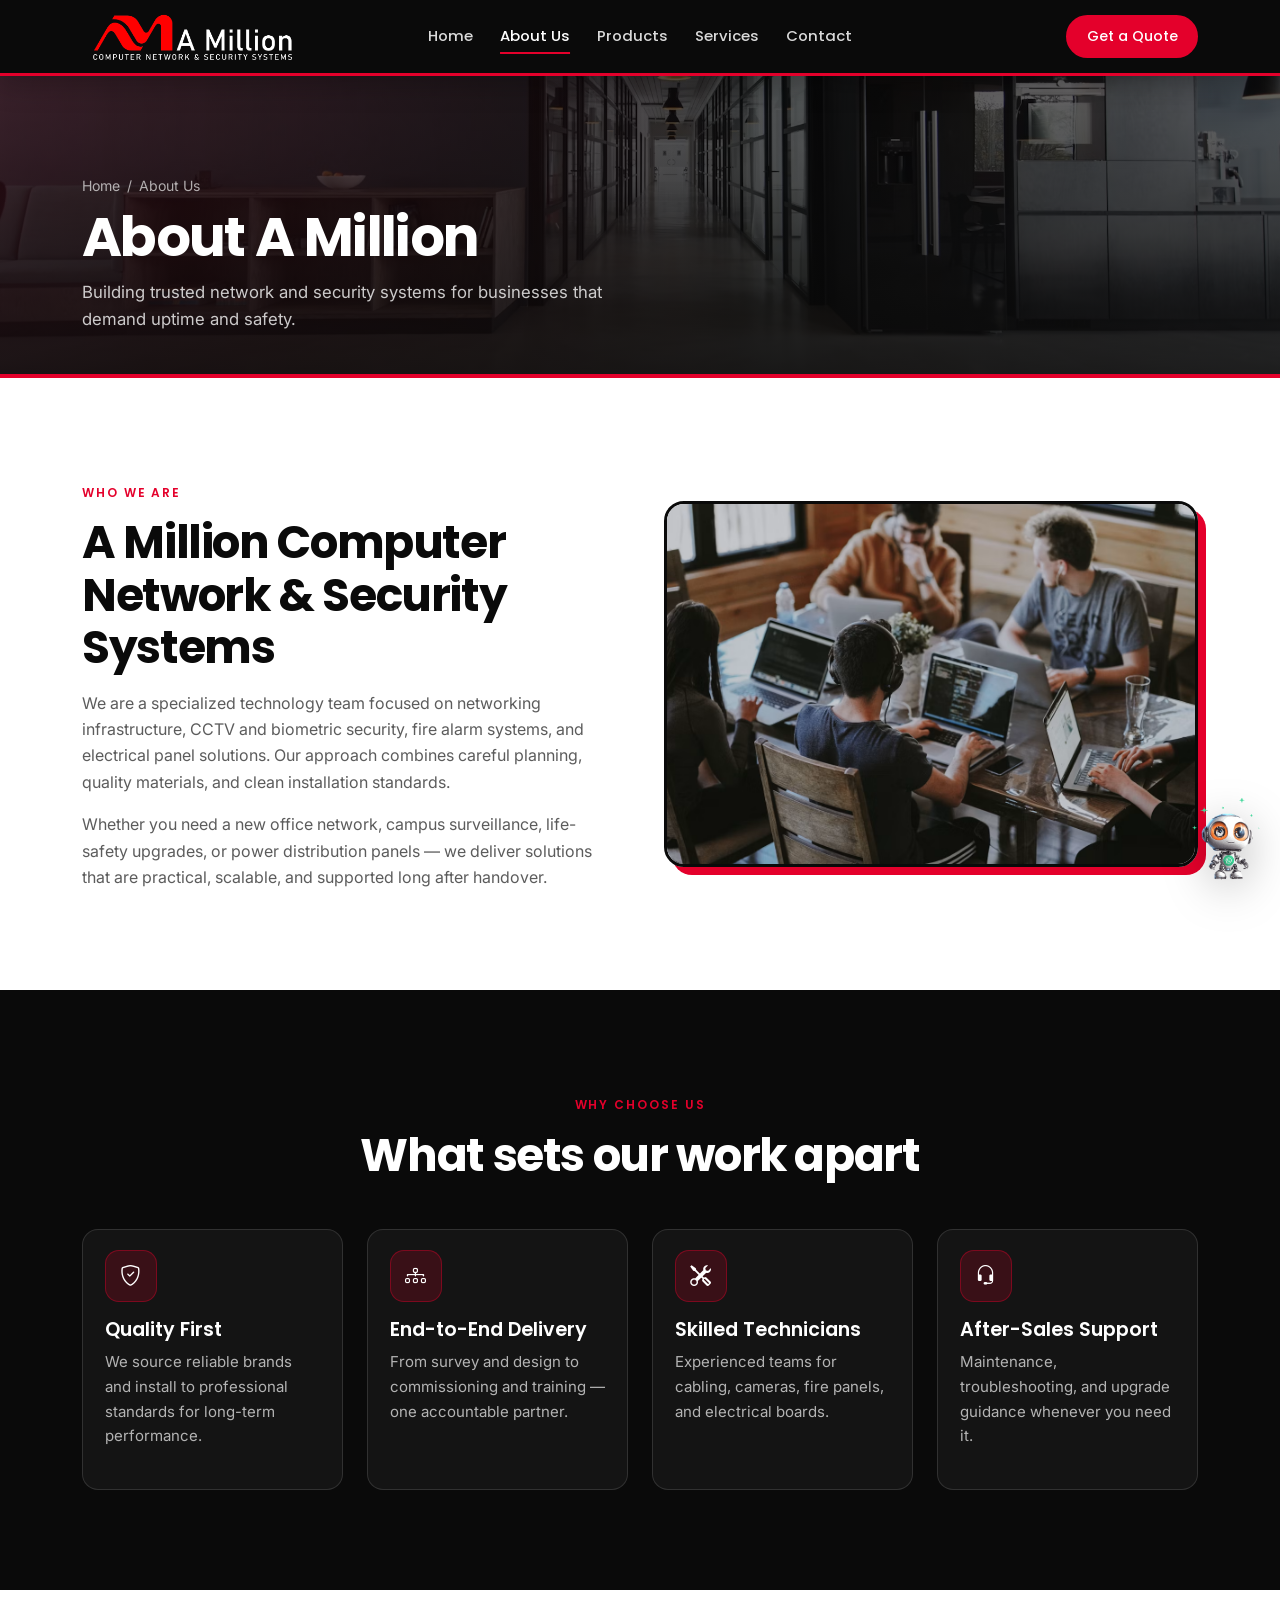
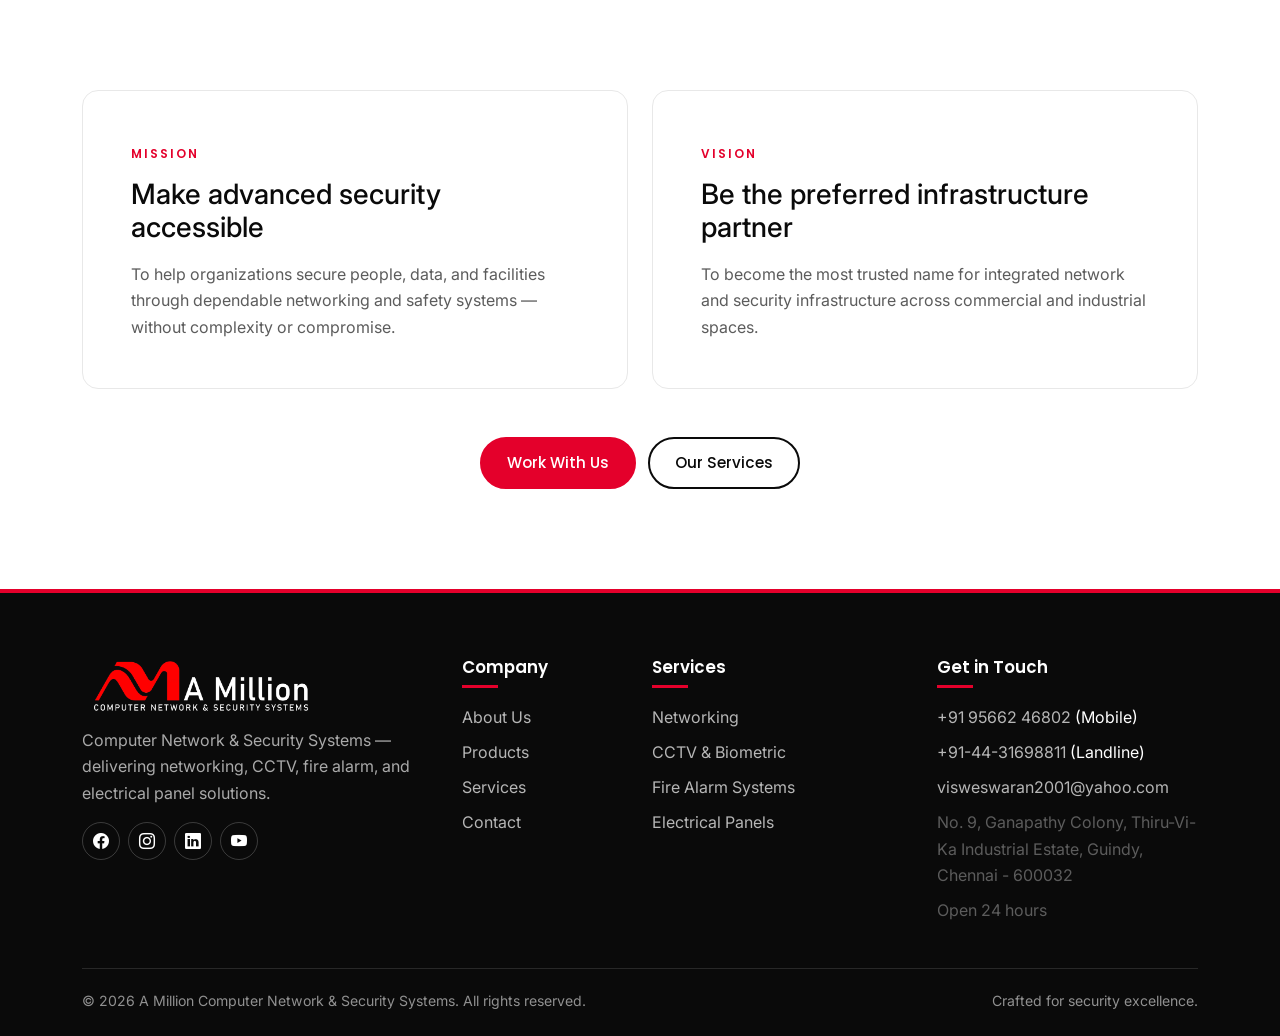
<file: about.html>
<!DOCTYPE html>
<html lang="en">
<head>
  <meta charset="UTF-8" />
  <meta name="viewport" content="width=device-width, initial-scale=1.0" />
  <title>About Us | A Million Network & Security</title>
  <link rel="icon" href="images/logo/566.png" type="image/png" />
  <link rel="preconnect" href="https://fonts.googleapis.com" />
  <link rel="preconnect" href="https://fonts.gstatic.com" crossorigin />
  <link href="https://fonts.googleapis.com/css2?family=Inter:wght@400&family=Poppins:wght@500;600;700&display=swap" rel="stylesheet" />
  <link href="https://cdn.jsdelivr.net/npm/bootstrap@5.3.3/dist/css/bootstrap.min.css" rel="stylesheet" />
  <link href="https://cdn.jsdelivr.net/npm/bootstrap-icons@1.11.3/font/bootstrap-icons.min.css" rel="stylesheet" />
  <link rel="stylesheet" href="css/style.css" />
</head>
<body>
  <nav class="navbar navbar-expand-lg navbar-dark site-navbar">
    <div class="container">
      <a class="navbar-brand brand-mark" href="index.html">
        <img class="brand-logo" src="images/logo/566.png" alt="A Million Computer Network & Security Systems" />
      </a>
      <button class="navbar-toggler" type="button" data-bs-toggle="offcanvas" data-bs-target="#mainNav" aria-controls="mainNav" aria-label="Open menu">
        <span class="navbar-toggler-icon"></span>
      </button>
      <div class="offcanvas offcanvas-end nav-offcanvas" tabindex="-1" id="mainNav" aria-labelledby="mainNavLabel">
        <div class="offcanvas-header">
          <a class="navbar-brand brand-mark offcanvas-brand" href="index.html" id="mainNavLabel">
            <img class="brand-logo" src="images/logo/566.png" alt="A Million Computer Network & Security Systems" />
          </a>
          <button type="button" class="btn-close btn-close-white" data-bs-dismiss="offcanvas" aria-label="Close"></button>
        </div>
        <div class="offcanvas-body">
          <ul class="navbar-nav mx-lg-auto mb-2 mb-lg-0">
            <li class="nav-item"><a class="nav-link" href="index.html">Home</a></li>
            <li class="nav-item"><a class="nav-link active" href="about.html">About Us</a></li>
            <li class="nav-item"><a class="nav-link" href="products.html">Products</a></li>
            <li class="nav-item"><a class="nav-link" href="services.html">Services</a></li>
            <li class="nav-item"><a class="nav-link" href="contact.html">Contact</a></li>
          </ul>
                    <div class="nav-contact">
            <a href="tel:+919566246802"><i class="bi bi-phone" aria-hidden="true"></i><span>+91 95662 46802</span></a>
            <a href="tel:+914431698811"><i class="bi bi-telephone" aria-hidden="true"></i><span>+91-44-31698811</span></a>
            <a href="mailto:visweswaran2001@yahoo.com"><i class="bi bi-envelope" aria-hidden="true"></i><span>visweswaran2001@yahoo.com</span></a>
            <p><i class="bi bi-geo-alt" aria-hidden="true"></i><span>No. 9, Ganapathy Colony, Thiru-Vi-Ka Industrial Estate, Guindy, Chennai - 600032</span></p>
          </div>
          <div class="nav-utils">
            <a href="contact.html" class="btn btn-brand btn-sm nav-cta">Get a Quote</a>
          </div>
        </div>
      </div>

    </div>
  </nav>

  <section class="page-hero" style="background-image:url('./images/about_page-hero.avif')">
    <div class="container">
      <div class="breadcrumb-nav mb-2">
        <a href="index.html">Home</a><span>/</span><span>About Us</span>
      </div>
      <h1>About A Million</h1>
      <p class="section-lead mb-0">Building trusted network and security systems for businesses that demand uptime and safety.</p>
    </div>
  </section>

  <section class="section">
    <div class="container">
      <div class="row align-items-center g-5">
        <div class="col-lg-6 reveal">
          <span class="section-eyebrow">Who We Are</span>
          <h2 class="section-title">A Million Computer Network & Security Systems</h2>
          <p class="text-muted-soft">
            We are a specialized technology team focused on networking infrastructure, CCTV and biometric security, fire alarm systems, and electrical panel solutions. Our approach combines careful planning, quality materials, and clean installation standards.
          </p>
          <p class="text-muted-soft mb-0">
            Whether you need a new office network, campus surveillance, life-safety upgrades, or power distribution panels — we deliver solutions that are practical, scalable, and supported long after handover.
          </p>
        </div>
        <div class="col-lg-6 reveal">
          <div class="about-media">
            <img src="./images/about-2.avif" alt="Team collaboration" />
          </div>
        </div>
      </div>
    </div>
  </section>

  <section class="section section-dark">
    <div class="container">
      <div class="text-center mb-5 reveal">
        <span class="section-eyebrow">Why Choose Us</span>
        <h2 class="section-title">What sets our work apart</h2>
      </div>
      <div class="row g-4">
        <div class="col-md-6 col-lg-3 reveal">
          <div class="feature-card h-100">
            <div class="body">
              <div class="icon-badge"><i class="bi bi-shield-check"></i></div>
              <h3>Quality First</h3>
              <p>We source reliable brands and install to professional standards for long-term performance.</p>
            </div>
          </div>
        </div>
        <div class="col-md-6 col-lg-3 reveal">
          <div class="feature-card h-100">
            <div class="body">
              <div class="icon-badge"><i class="bi bi-diagram-3"></i></div>
              <h3>End-to-End Delivery</h3>
              <p>From survey and design to commissioning and training — one accountable partner.</p>
            </div>
          </div>
        </div>
        <div class="col-md-6 col-lg-3 reveal">
          <div class="feature-card h-100">
            <div class="body">
              <div class="icon-badge"><i class="bi bi-tools"></i></div>
              <h3>Skilled Technicians</h3>
              <p>Experienced teams for cabling, cameras, fire panels, and electrical boards.</p>
            </div>
          </div>
        </div>
        <div class="col-md-6 col-lg-3 reveal">
          <div class="feature-card h-100">
            <div class="body">
              <div class="icon-badge"><i class="bi bi-headset"></i></div>
              <h3>After-Sales Support</h3>
              <p>Maintenance, troubleshooting, and upgrade guidance whenever you need it.</p>
            </div>
          </div>
        </div>
      </div>
    </div>
  </section>

  <section class="section">
    <div class="container">
      <div class="row g-4 align-items-stretch">
        <div class="col-lg-6 reveal">
          <div class="info-card p-4 p-md-5 h-100">
            <span class="section-eyebrow">Mission</span>
            <h2 class="h3 mb-3">Make advanced security accessible</h2>
            <p class="text-muted-soft mb-0">To help organizations secure people, data, and facilities through dependable networking and safety systems — without complexity or compromise.</p>
          </div>
        </div>
        <div class="col-lg-6 reveal">
          <div class="info-card p-4 p-md-5 h-100">
            <span class="section-eyebrow">Vision</span>
            <h2 class="h3 mb-3">Be the preferred infrastructure partner</h2>
            <p class="text-muted-soft mb-0">To become the most trusted name for integrated network and security infrastructure across commercial and industrial spaces.</p>
          </div>
        </div>
      </div>
      <div class="text-center mt-5 reveal">
        <a href="contact.html" class="btn btn-brand">Work With Us</a>
        <a href="services.html" class="btn btn-outline-black ms-2 mt-2 mt-sm-0">Our Services</a>
      </div>
    </div>
  </section>

  <footer class="site-footer">
    <div class="container">
      <div class="row g-4">
        <div class="col-lg-4">
          <div class="footer-brand">
            <img class="brand-logo" src="images/logo/566.png" alt="A Million Computer Network & Security Systems" />
            <p>Computer Network & Security Systems — delivering networking, CCTV, fire alarm, and electrical panel solutions.</p>
            <div class="socials mt-3">
              <a href="#" aria-label="Facebook"><i class="bi bi-facebook"></i></a>
              <a href="#" aria-label="Instagram"><i class="bi bi-instagram"></i></a>
              <a href="#" aria-label="LinkedIn"><i class="bi bi-linkedin"></i></a>
              <a href="#" aria-label="YouTube"><i class="bi bi-youtube"></i></a>
            </div>
          </div>
        </div>
        <div class="col-6 col-lg-2">
          <h5 class="footer-title">Company</h5>
          <ul class="footer-links">
            <li><a href="about.html">About Us</a></li>
            <li><a href="products.html">Products</a></li>
            <li><a href="services.html">Services</a></li>
            <li><a href="contact.html">Contact</a></li>
          </ul>
        </div>
        <div class="col-6 col-lg-3">
          <h5 class="footer-title">Services</h5>
          <ul class="footer-links">
            <li><a href="service-details.html?service=networking">Networking</a></li>
            <li><a href="service-details.html?service=cctv">CCTV & Biometric</a></li>
            <li><a href="service-details.html?service=fire-alarm">Fire Alarm Systems</a></li>
            <li><a href="service-details.html?service=electrical">Electrical Panels</a></li>
          </ul>
        </div>
        <div class="col-lg-3">
          <h5 class="footer-title">Get in Touch</h5>
          <ul class="footer-links">
            <li><a href="tel:+919566246802">+91 95662 46802</a> (Mobile)</li>
            <li><a href="tel:+914431698811">+91-44-31698811</a> (Landline)</li>
            <li><a href="mailto:visweswaran2001@yahoo.com">visweswaran2001@yahoo.com</a></li>
            <li><span class="text-muted-soft">No. 9, Ganapathy Colony, Thiru-Vi-Ka Industrial Estate, Guindy, Chennai - 600032</span></li>
            <li><span class="text-muted-soft">Open 24 hours</span></li>
          </ul>
        </div>
      </div>
      <div class="footer-bottom d-flex flex-wrap justify-content-between gap-2">
        <span>© <span data-year></span> A Million Computer Network & Security Systems. All rights reserved.</span>
        <span>Crafted for security excellence.</span>
      </div>
    </div>
  </footer>

  <script src="https://cdn.jsdelivr.net/npm/bootstrap@5.3.3/dist/js/bootstrap.bundle.min.js"></script>
  <script src="js/main.js"></script>
</body>
</html>
</file>
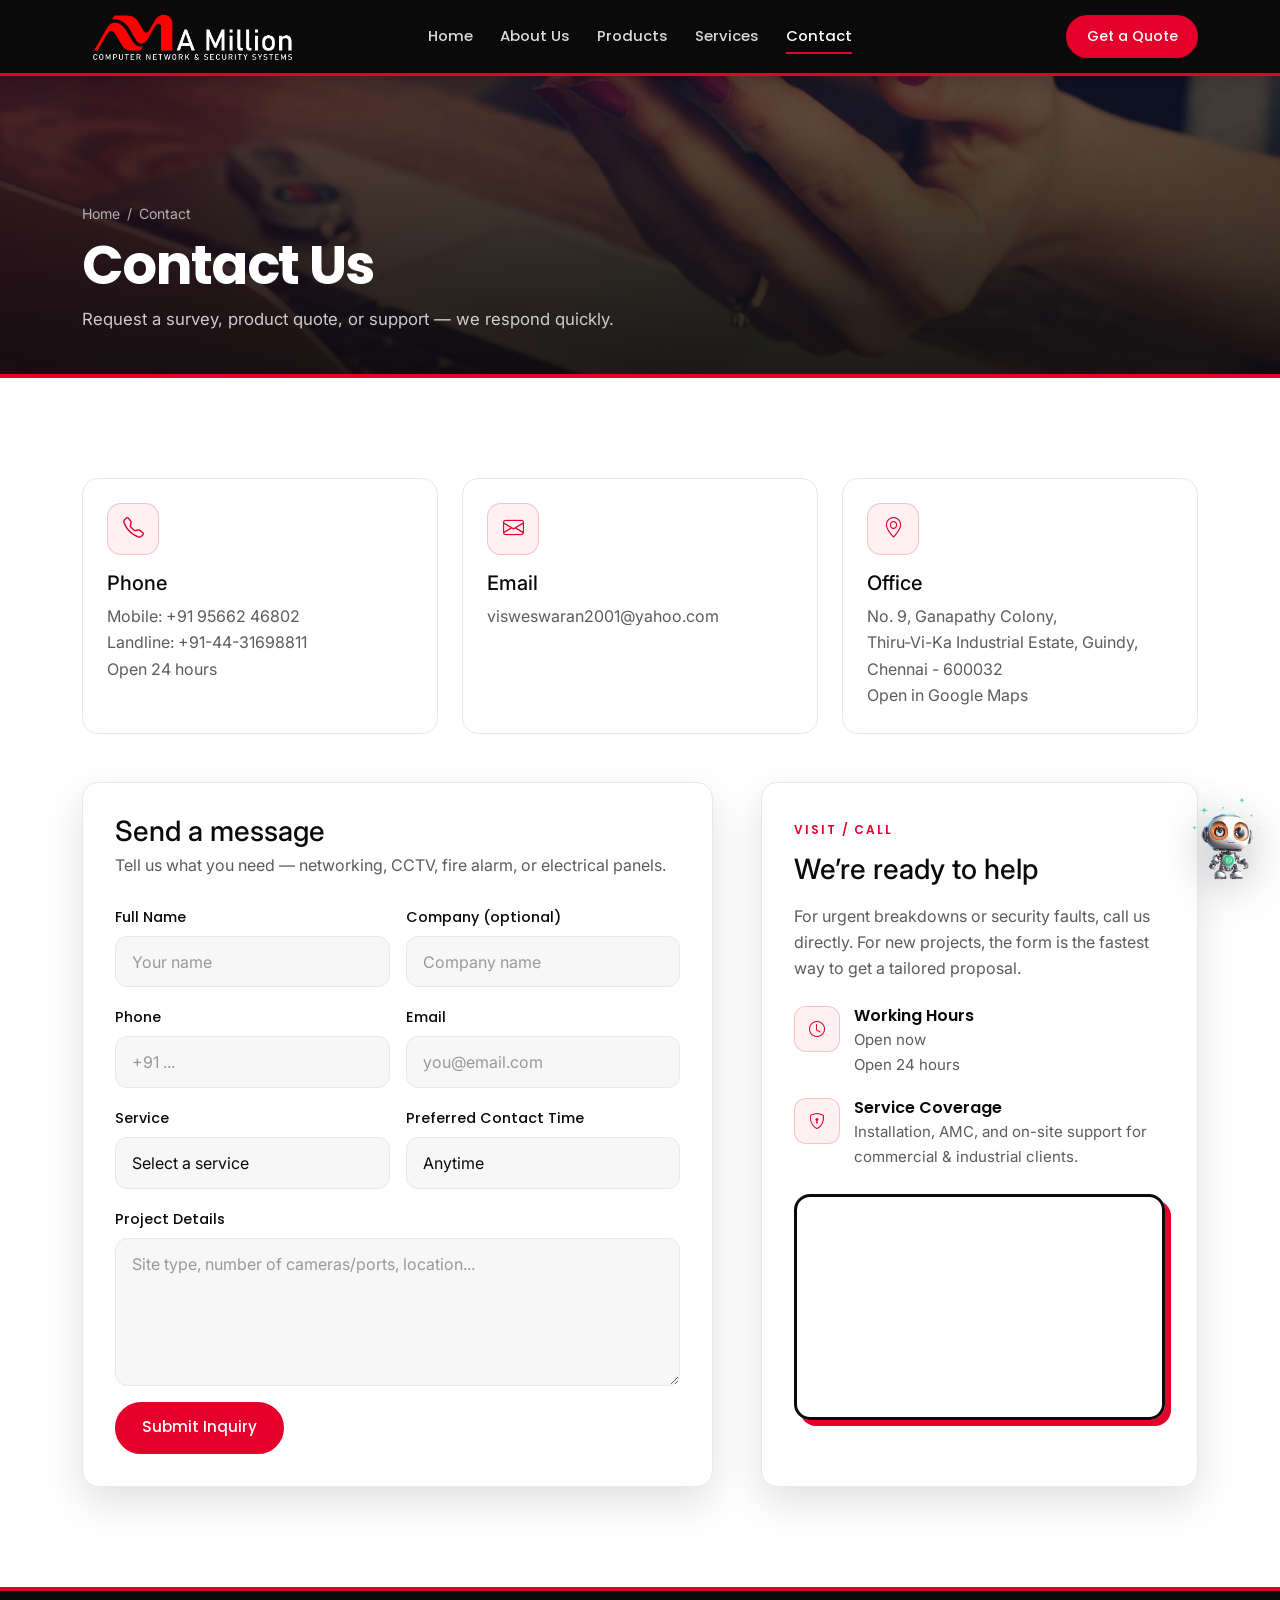
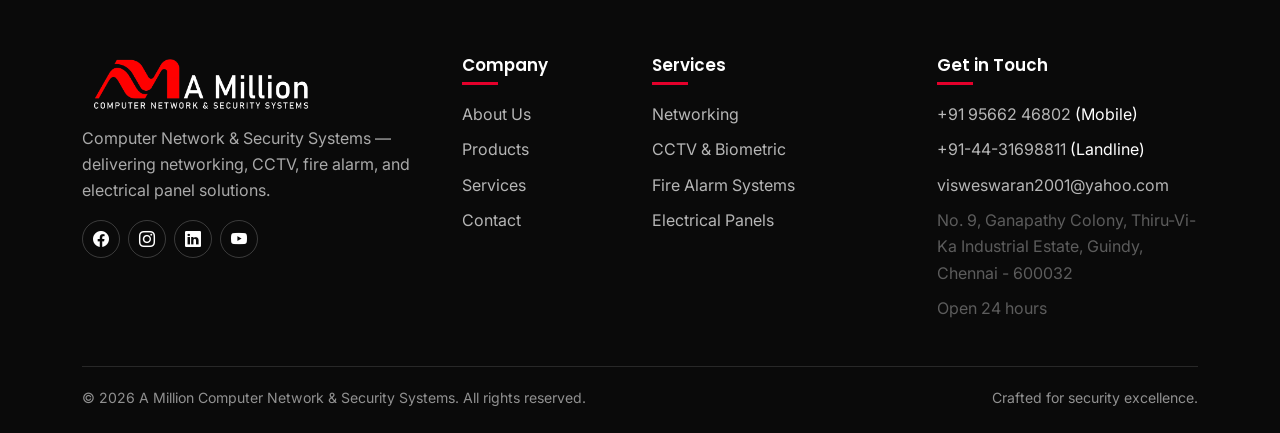
<file: contact.html>
<!DOCTYPE html>
<html lang="en">
<head>
  <meta charset="UTF-8" />
  <meta name="viewport" content="width=device-width, initial-scale=1.0" />
  <title>Contact | A Million Network & Security</title>
  <link rel="icon" href="images/logo/566.png" type="image/png" />
  <link rel="preconnect" href="https://fonts.googleapis.com" />
  <link rel="preconnect" href="https://fonts.gstatic.com" crossorigin />
  <link href="https://fonts.googleapis.com/css2?family=Inter:wght@400&family=Poppins:wght@500;600;700&display=swap" rel="stylesheet" />
  <link href="https://cdn.jsdelivr.net/npm/bootstrap@5.3.3/dist/css/bootstrap.min.css" rel="stylesheet" />
  <link href="https://cdn.jsdelivr.net/npm/bootstrap-icons@1.11.3/font/bootstrap-icons.min.css" rel="stylesheet" />
  <link rel="stylesheet" href="css/style.css" />
</head>
<body>
  <nav class="navbar navbar-expand-lg navbar-dark site-navbar">
    <div class="container">
      <a class="navbar-brand brand-mark" href="index.html">
        <img class="brand-logo" src="images/logo/566.png" alt="A Million Computer Network & Security Systems" />
      </a>
      <button class="navbar-toggler" type="button" data-bs-toggle="offcanvas" data-bs-target="#mainNav" aria-controls="mainNav" aria-label="Open menu">
        <span class="navbar-toggler-icon"></span>
      </button>
      <div class="offcanvas offcanvas-end nav-offcanvas" tabindex="-1" id="mainNav" aria-labelledby="mainNavLabel">
        <div class="offcanvas-header">
          <a class="navbar-brand brand-mark offcanvas-brand" href="index.html" id="mainNavLabel">
            <img class="brand-logo" src="images/logo/566.png" alt="A Million Computer Network & Security Systems" />
          </a>
          <button type="button" class="btn-close btn-close-white" data-bs-dismiss="offcanvas" aria-label="Close"></button>
        </div>
        <div class="offcanvas-body">
          <ul class="navbar-nav mx-lg-auto mb-2 mb-lg-0">
            <li class="nav-item"><a class="nav-link" href="index.html">Home</a></li>
            <li class="nav-item"><a class="nav-link" href="about.html">About Us</a></li>
            <li class="nav-item"><a class="nav-link" href="products.html">Products</a></li>
            <li class="nav-item"><a class="nav-link" href="services.html">Services</a></li>
            <li class="nav-item"><a class="nav-link active" href="contact.html">Contact</a></li>
          </ul>
                    <div class="nav-contact">
            <a href="tel:+919566246802"><i class="bi bi-phone" aria-hidden="true"></i><span>+91 95662 46802</span></a>
            <a href="tel:+914431698811"><i class="bi bi-telephone" aria-hidden="true"></i><span>+91-44-31698811</span></a>
            <a href="mailto:visweswaran2001@yahoo.com"><i class="bi bi-envelope" aria-hidden="true"></i><span>visweswaran2001@yahoo.com</span></a>
            <p><i class="bi bi-geo-alt" aria-hidden="true"></i><span>No. 9, Ganapathy Colony, Thiru-Vi-Ka Industrial Estate, Guindy, Chennai - 600032</span></p>
          </div>
          <div class="nav-utils">
            <a href="contact.html" class="btn btn-brand btn-sm nav-cta">Get a Quote</a>
          </div>
        </div>
      </div>

    </div>
  </nav>

  <section class="page-hero" style="background-image:url('./images/contact_page-hero.avif')">
    <div class="container">
      <div class="breadcrumb-nav mb-2">
        <a href="index.html">Home</a><span>/</span><span>Contact</span>
      </div>
      <h1>Contact Us</h1>
      <p class="section-lead mb-0">Request a survey, product quote, or support — we respond quickly.</p>
    </div>
  </section>

  <section class="section">
    <div class="container">
      <div class="row g-4 mb-5">
        <div class="col-md-4 reveal">
          <div class="info-card p-4 h-100">
            <div class="icon-badge"><i class="bi bi-telephone"></i></div>
            <h3 class="h5">Phone</h3>
            <p class="text-muted-soft mb-0">
              Mobile: <a href="tel:+919566246802">+91 95662 46802</a><br />
              Landline: <a href="tel:+914431698811">+91-44-31698811</a><br />
              Open 24 hours
            </p>
          </div>
        </div>
        <div class="col-md-4 reveal">
          <div class="info-card p-4 h-100">
            <div class="icon-badge"><i class="bi bi-envelope"></i></div>
            <h3 class="h5">Email</h3>
            <p class="text-muted-soft mb-0"><a href="mailto:visweswaran2001@yahoo.com">visweswaran2001@yahoo.com</a></p>
          </div>
        </div>
        <div class="col-md-4 reveal">
          <div class="info-card p-4 h-100">
            <div class="icon-badge"><i class="bi bi-geo-alt"></i></div>
            <h3 class="h5">Office</h3>
            <p class="text-muted-soft mb-0">
              No. 9, Ganapathy Colony,<br />Thiru-Vi-Ka Industrial Estate, Guindy,<br />Chennai - 600032<br />
              <a href="https://maps.app.goo.gl/9XvPoND4kaquSp547?g_st=awb" target="_blank" rel="noopener noreferrer">Open in Google Maps</a>
            </p>
          </div>
        </div>
      </div>

      <div class="row g-4 g-xl-5">
        <div class="col-lg-7 reveal">
          <form class="contact-form" data-contact-form>
            <h2 class="h3 mb-1">Send a message</h2>
            <p class="text-muted-soft mb-4">Tell us what you need — networking, CCTV, fire alarm, or electrical panels.</p>
            <div class="row g-3">
              <div class="col-md-6">
                <label class="form-label">Full Name</label>
                <input type="text" class="form-control" name="name" placeholder="Your name" required />
              </div>
              <div class="col-md-6">
                <label class="form-label">Company (optional)</label>
                <input type="text" class="form-control" name="company" placeholder="Company name" />
              </div>
              <div class="col-md-6">
                <label class="form-label">Phone</label>
                <input type="tel" class="form-control" name="phone" placeholder="+91 ..." required />
              </div>
              <div class="col-md-6">
                <label class="form-label">Email</label>
                <input type="email" class="form-control" name="email" placeholder="you@email.com" required />
              </div>
              <div class="col-md-6">
                <label class="form-label">Service</label>
                <select class="form-select" name="service" required>
                  <option value="">Select a service</option>
                  <option>Networking</option>
                  <option>CCTV & Biometric Systems</option>
                  <option>Fire Alarm Systems</option>
                  <option>Electrical Panel Solutions</option>
                  <option>General Inquiry</option>
                </select>
              </div>
              <div class="col-md-6">
                <label class="form-label">Preferred Contact Time</label>
                <select class="form-select" name="time">
                  <option>Anytime</option>
                  <option>Morning</option>
                  <option>Afternoon</option>
                  <option>Evening</option>
                </select>
              </div>
              <div class="col-12">
                <label class="form-label">Project Details</label>
                <textarea class="form-control" name="message" rows="5" placeholder="Site type, number of cameras/ports, location..." required></textarea>
              </div>
              <div class="col-12">
                <button type="submit" class="btn btn-brand">Submit Inquiry</button>
              </div>
            </div>
          </form>
        </div>
        <div class="col-lg-5 reveal">
          <div class="contact-box h-100">
            <span class="section-eyebrow">Visit / Call</span>
            <h2 class="h3 mb-3">We’re ready to help</h2>
            <p class="text-muted-soft">For urgent breakdowns or security faults, call us directly. For new projects, the form is the fastest way to get a tailored proposal.</p>
            <div class="contact-item mt-4">
              <div class="icon"><i class="bi bi-clock"></i></div>
              <div>
                <h6>Working Hours</h6>
                <p>Open now<br />Open 24 hours</p>
              </div>
            </div>
            <div class="contact-item">
              <div class="icon"><i class="bi bi-shield-lock"></i></div>
              <div>
                <h6>Service Coverage</h6>
                <p>Installation, AMC, and on-site support for commercial & industrial clients.</p>
              </div>
            </div>
            <div class="mt-4 rounded-4 overflow-hidden" style="min-height:220px;border:3px solid var(--black);box-shadow:6px 6px 0 var(--red);">
              <iframe
                title="A Million office location"
                src="https://www.google.com/maps/embed?pb=!1m18!1m12!1m3!1d3887.423381108895!2d80.2089948!3d13.008688999999997!2m3!1f0!2f0!3f0!3m2!1i1024!2i768!4f13.1!3m3!1m2!1s0x3a5267405ab7070f%3A0x1e30a4c1080fbebd!2sAMILLION%20COMPUTER%20NETWORK%20AND%20SECURITY%20SYSTEMS!5e0!3m2!1sen!2sin!4v1785906478613!5m2!1sen!2sin"
                width="100%"
                height="220"
                style="border:0;display:block;"
                loading="lazy"
                referrerpolicy="strict-origin-when-cross-origin"
                allowfullscreen></iframe>
            </div>
          </div>
        </div>
      </div>
    </div>
  </section>

  <footer class="site-footer">
    <div class="container">
      <div class="row g-4">
        <div class="col-lg-4">
          <div class="footer-brand">
            <img class="brand-logo" src="images/logo/566.png" alt="A Million Computer Network & Security Systems" />
            <p>Computer Network & Security Systems — delivering networking, CCTV, fire alarm, and electrical panel solutions.</p>
            <div class="socials mt-3">
              <a href="#" aria-label="Facebook"><i class="bi bi-facebook"></i></a>
              <a href="#" aria-label="Instagram"><i class="bi bi-instagram"></i></a>
              <a href="#" aria-label="LinkedIn"><i class="bi bi-linkedin"></i></a>
              <a href="#" aria-label="YouTube"><i class="bi bi-youtube"></i></a>
            </div>
          </div>
        </div>
        <div class="col-6 col-lg-2">
          <h5 class="footer-title">Company</h5>
          <ul class="footer-links">
            <li><a href="about.html">About Us</a></li>
            <li><a href="products.html">Products</a></li>
            <li><a href="services.html">Services</a></li>
            <li><a href="contact.html">Contact</a></li>
          </ul>
        </div>
        <div class="col-6 col-lg-3">
          <h5 class="footer-title">Services</h5>
          <ul class="footer-links">
            <li><a href="service-details.html?service=networking">Networking</a></li>
            <li><a href="service-details.html?service=cctv">CCTV & Biometric</a></li>
            <li><a href="service-details.html?service=fire-alarm">Fire Alarm Systems</a></li>
            <li><a href="service-details.html?service=electrical">Electrical Panels</a></li>
          </ul>
        </div>
        <div class="col-lg-3">
          <h5 class="footer-title">Get in Touch</h5>
          <ul class="footer-links">
            <li><a href="tel:+919566246802">+91 95662 46802</a> (Mobile)</li>
            <li><a href="tel:+914431698811">+91-44-31698811</a> (Landline)</li>
            <li><a href="mailto:visweswaran2001@yahoo.com">visweswaran2001@yahoo.com</a></li>
            <li><span class="text-muted-soft">No. 9, Ganapathy Colony, Thiru-Vi-Ka Industrial Estate, Guindy, Chennai - 600032</span></li>
            <li><span class="text-muted-soft">Open 24 hours</span></li>
          </ul>
        </div>
      </div>
      <div class="footer-bottom d-flex flex-wrap justify-content-between gap-2">
        <span>© <span data-year></span> A Million Computer Network & Security Systems. All rights reserved.</span>
        <span>Crafted for security excellence.</span>
      </div>
    </div>
  </footer>

  <script src="https://cdn.jsdelivr.net/npm/bootstrap@5.3.3/dist/js/bootstrap.bundle.min.js"></script>
  <script src="js/main.js"></script>
</body>
</html>
</file>
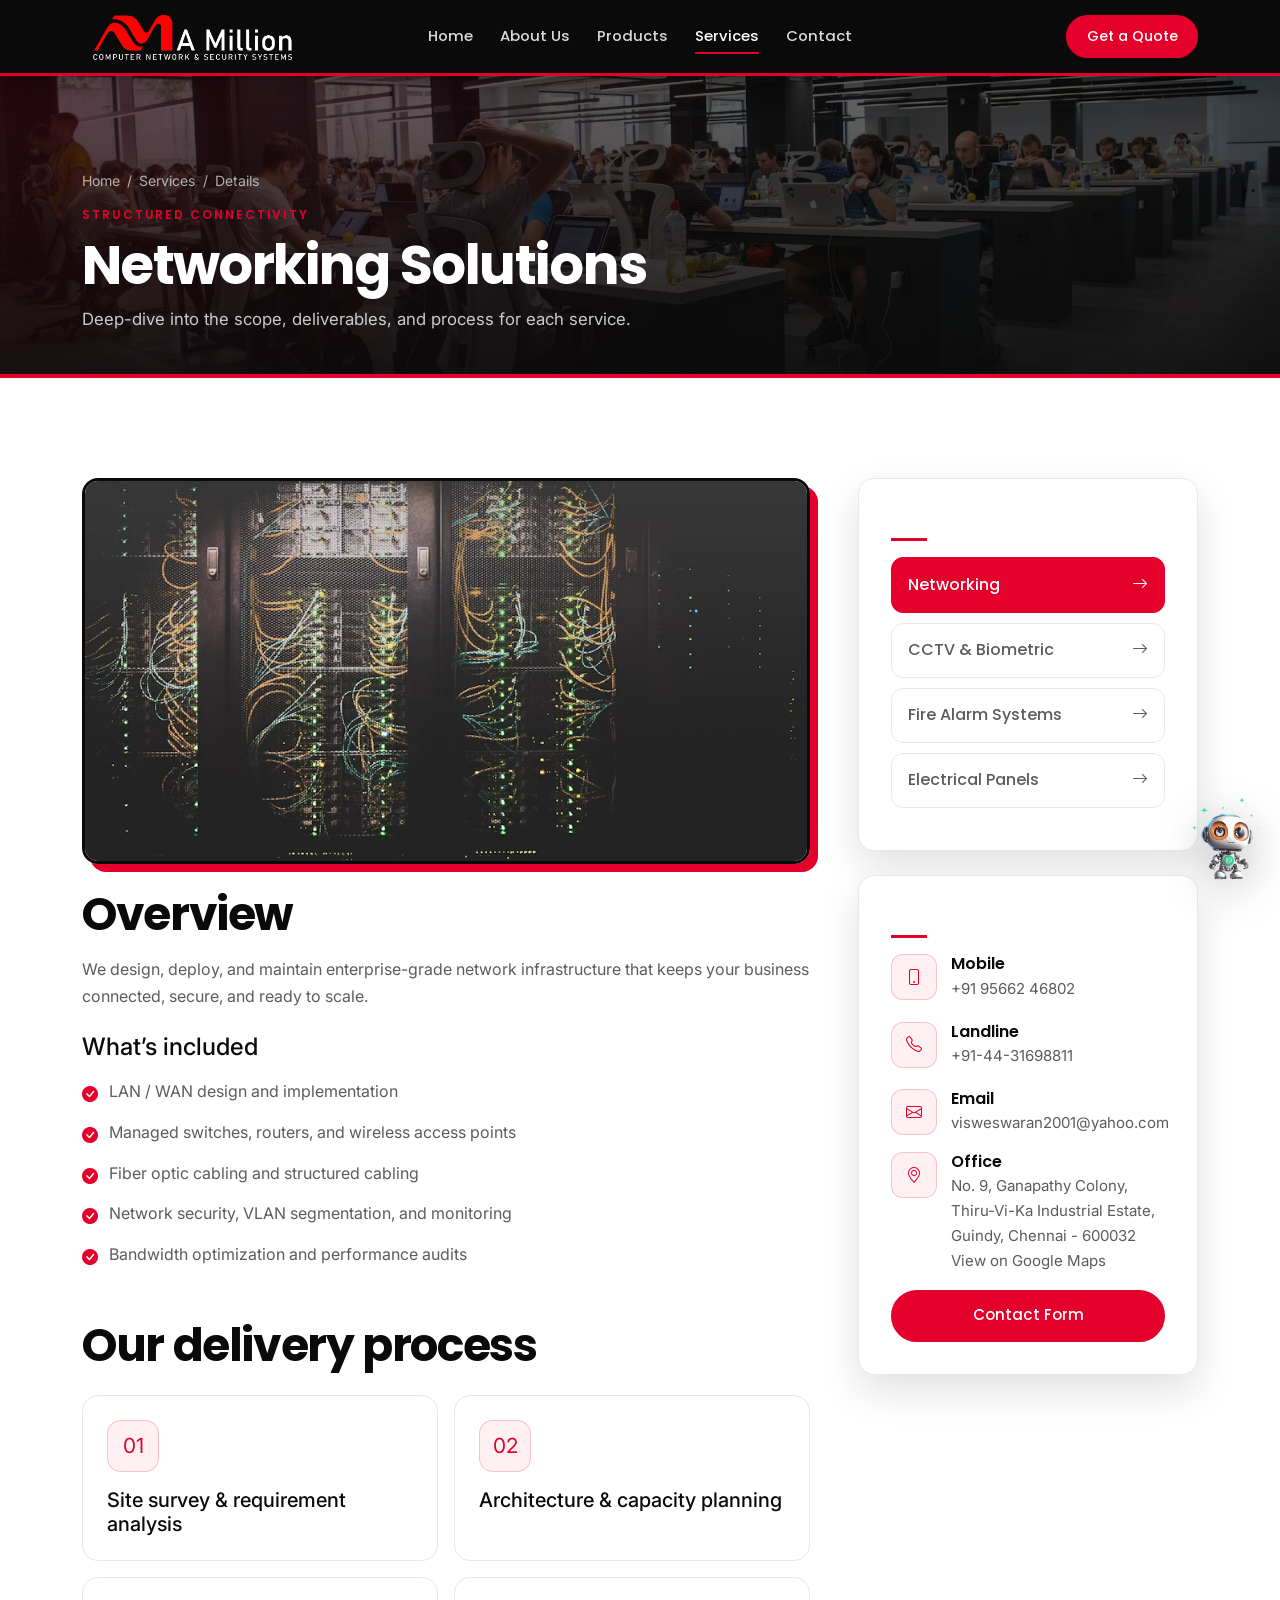
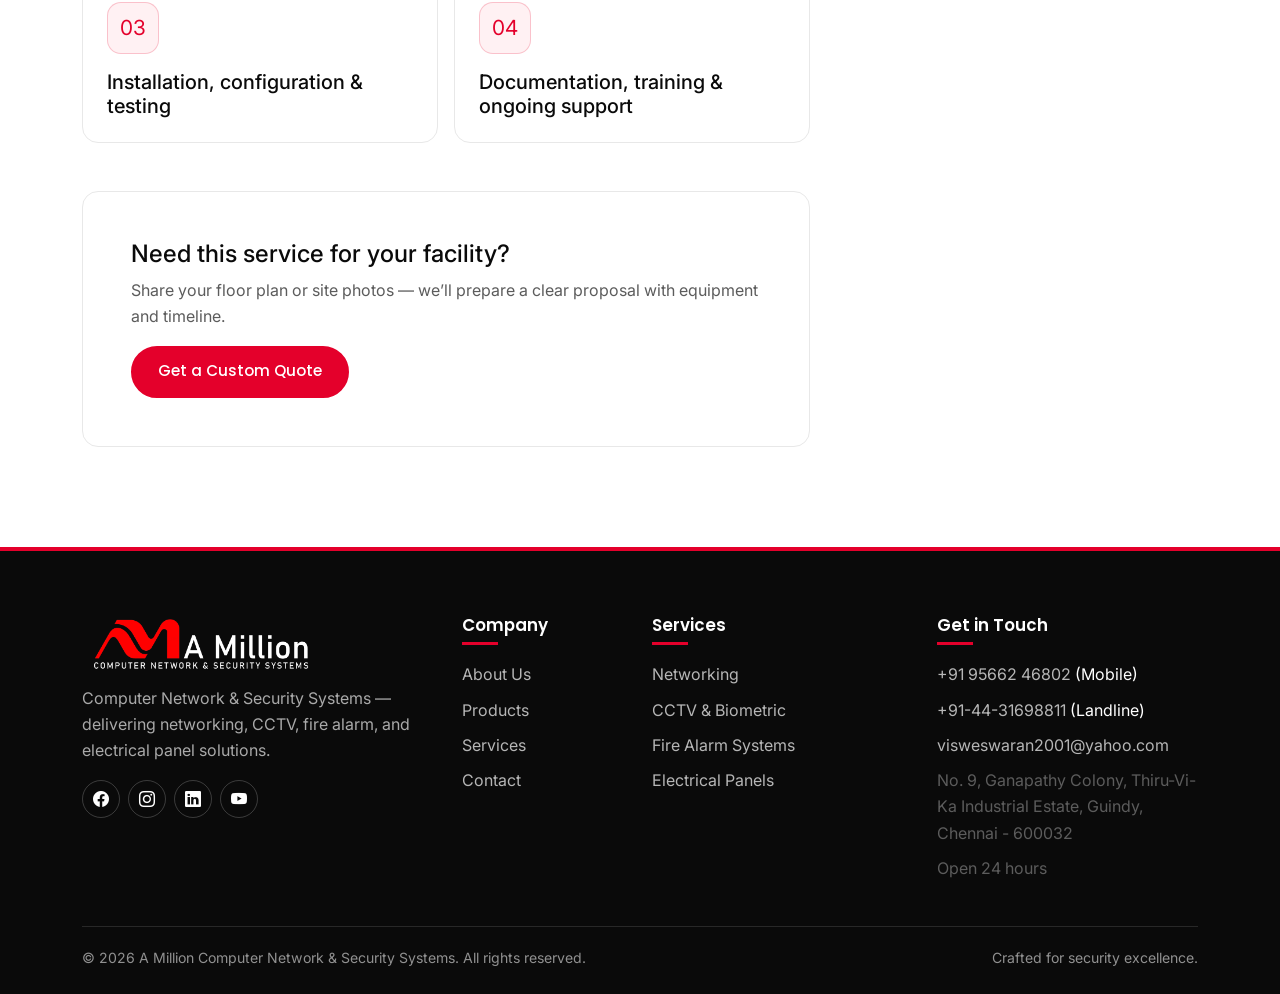
<file: service-details.html>
<!DOCTYPE html>
<html lang="en">
<head>
  <meta charset="UTF-8" />
  <meta name="viewport" content="width=device-width, initial-scale=1.0" />
  <title>Service Details | A Million Network & Security</title>
  <link rel="icon" href="images/logo/566.png" type="image/png" />
  <link rel="preconnect" href="https://fonts.googleapis.com" />
  <link rel="preconnect" href="https://fonts.gstatic.com" crossorigin />
  <link href="https://fonts.googleapis.com/css2?family=Inter:wght@400&family=Poppins:wght@500;600;700&display=swap" rel="stylesheet" />
  <link href="https://cdn.jsdelivr.net/npm/bootstrap@5.3.3/dist/css/bootstrap.min.css" rel="stylesheet" />
  <link href="https://cdn.jsdelivr.net/npm/bootstrap-icons@1.11.3/font/bootstrap-icons.min.css" rel="stylesheet" />
  <link rel="stylesheet" href="css/style.css" />
</head>
<body>
  <nav class="navbar navbar-expand-lg navbar-dark site-navbar">
    <div class="container">
      <a class="navbar-brand brand-mark" href="index.html">
        <img class="brand-logo" src="images/logo/566.png" alt="A Million Computer Network & Security Systems" />
      </a>
      <button class="navbar-toggler" type="button" data-bs-toggle="offcanvas" data-bs-target="#mainNav" aria-controls="mainNav" aria-label="Open menu">
        <span class="navbar-toggler-icon"></span>
      </button>
      <div class="offcanvas offcanvas-end nav-offcanvas" tabindex="-1" id="mainNav" aria-labelledby="mainNavLabel">
        <div class="offcanvas-header">
          <a class="navbar-brand brand-mark offcanvas-brand" href="index.html" id="mainNavLabel">
            <img class="brand-logo" src="images/logo/566.png" alt="A Million Computer Network & Security Systems" />
          </a>
          <button type="button" class="btn-close btn-close-white" data-bs-dismiss="offcanvas" aria-label="Close"></button>
        </div>
        <div class="offcanvas-body">
          <ul class="navbar-nav mx-lg-auto mb-2 mb-lg-0">
            <li class="nav-item"><a class="nav-link" href="index.html">Home</a></li>
            <li class="nav-item"><a class="nav-link" href="about.html">About Us</a></li>
            <li class="nav-item"><a class="nav-link" href="products.html">Products</a></li>
            <li class="nav-item"><a class="nav-link active" href="services.html">Services</a></li>
            <li class="nav-item"><a class="nav-link" href="contact.html">Contact</a></li>
          </ul>
                    <div class="nav-contact">
            <a href="tel:+919566246802"><i class="bi bi-phone" aria-hidden="true"></i><span>+91 95662 46802</span></a>
            <a href="tel:+914431698811"><i class="bi bi-telephone" aria-hidden="true"></i><span>+91-44-31698811</span></a>
            <a href="mailto:visweswaran2001@yahoo.com"><i class="bi bi-envelope" aria-hidden="true"></i><span>visweswaran2001@yahoo.com</span></a>
            <p><i class="bi bi-geo-alt" aria-hidden="true"></i><span>No. 9, Ganapathy Colony, Thiru-Vi-Ka Industrial Estate, Guindy, Chennai - 600032</span></p>
          </div>
          <div class="nav-utils">
            <a href="contact.html" class="btn btn-brand btn-sm nav-cta">Get a Quote</a>
          </div>
        </div>
      </div>

    </div>
  </nav>

  <section class="page-hero" style="background-image:url('./images/services_details_page-hero.avif')">
    <div class="container">
      <div class="breadcrumb-nav mb-2">
        <a href="index.html">Home</a><span>/</span><a href="services.html">Services</a><span>/</span><span>Details</span>
      </div>
      <span class="section-eyebrow mb-2" data-sd-eyebrow>Structured Connectivity</span>
      <h1 data-sd-title>Networking Solutions</h1>
      <p class="section-lead mb-0">Deep-dive into the scope, deliverables, and process for each service.</p>
    </div>
  </section>

  <section class="section" data-service-detail>
    <div class="container">
      <div class="row g-4 g-xl-5">
        <div class="col-lg-8">
          <div class="detail-hero-img reveal">
            <img data-sd-image src="images/services/Networking.avif" alt="Service" />
          </div>
          <div class="reveal">
            <h2 class="section-title h2">Overview</h2>
            <p class="text-muted-soft" data-sd-intro>
              We design, deploy, and maintain enterprise-grade network infrastructure that keeps your business connected, secure, and ready to scale.
            </p>
            <h3 class="h4 mt-4 mb-3">What’s included</h3>
            <ul class="check-list mb-4" data-sd-points></ul>
          </div>

          <div class="mt-5">
            <h3 class="section-title h3 mb-4 reveal">Our delivery process</h3>
            <div class="row g-3" data-sd-process></div>
          </div>

          <div class="info-card p-4 p-md-5 mt-5 reveal">
            <h3 class="h4 mb-2">Need this service for your facility?</h3>
            <p class="text-muted-soft mb-3">Share your floor plan or site photos — we’ll prepare a clear proposal with equipment and timeline.</p>
            <a href="contact.html" class="btn btn-brand">Get a Custom Quote</a>
          </div>
        </div>

        <div class="col-lg-4">
          <aside class="detail-sidebar sticky-lg-top" style="top: 100px;">
            <div class="contact-box mb-4 reveal">
              <h5 class="footer-title">All Services</h5>
              <nav class="service-nav">
                <a href="service-details.html?service=networking" data-service-link="networking">
                  Networking <i class="bi bi-arrow-right"></i>
                </a>
                <a href="service-details.html?service=cctv" data-service-link="cctv">
                  CCTV & Biometric <i class="bi bi-arrow-right"></i>
                </a>
                <a href="service-details.html?service=fire-alarm" data-service-link="fire-alarm">
                  Fire Alarm Systems <i class="bi bi-arrow-right"></i>
                </a>
                <a href="service-details.html?service=electrical" data-service-link="electrical">
                  Electrical Panels <i class="bi bi-arrow-right"></i>
                </a>
              </nav>
            </div>
            <div class="contact-box reveal">
              <h5 class="footer-title">Quick Contact</h5>
              <div class="contact-item">
                <div class="icon"><i class="bi bi-phone"></i></div>
                <div>
                  <h6>Mobile</h6>
                  <p><a href="tel:+919566246802">+91 95662 46802</a></p>
                </div>
              </div>
              <div class="contact-item">
                <div class="icon"><i class="bi bi-telephone"></i></div>
                <div>
                  <h6>Landline</h6>
                  <p><a href="tel:+914431698811">+91-44-31698811</a></p>
                </div>
              </div>
              <div class="contact-item mb-3">
                <div class="icon"><i class="bi bi-envelope"></i></div>
                <div>
                  <h6>Email</h6>
                  <p><a href="mailto:visweswaran2001@yahoo.com">visweswaran2001@yahoo.com</a></p>
                </div>
              </div>
              <div class="contact-item mb-3">
                <div class="icon"><i class="bi bi-geo-alt"></i></div>
                <div>
                  <h6>Office</h6>
                  <p>No. 9, Ganapathy Colony, Thiru-Vi-Ka Industrial Estate, Guindy, Chennai - 600032</p>
                  <p class="mb-0"><a href="https://maps.app.goo.gl/9XvPoND4kaquSp547?g_st=awb" target="_blank" rel="noopener noreferrer">View on Google Maps</a></p>
                </div>
              </div>
              <a href="contact.html" class="btn btn-brand w-100">Contact Form</a>
            </div>
          </aside>
        </div>
      </div>
    </div>
  </section>

  <footer class="site-footer">
    <div class="container">
      <div class="row g-4">
        <div class="col-lg-4">
          <div class="footer-brand">
            <img class="brand-logo" src="images/logo/566.png" alt="A Million Computer Network & Security Systems" />
            <p>Computer Network & Security Systems — delivering networking, CCTV, fire alarm, and electrical panel solutions.</p>
            <div class="socials mt-3">
              <a href="#" aria-label="Facebook"><i class="bi bi-facebook"></i></a>
              <a href="#" aria-label="Instagram"><i class="bi bi-instagram"></i></a>
              <a href="#" aria-label="LinkedIn"><i class="bi bi-linkedin"></i></a>
              <a href="#" aria-label="YouTube"><i class="bi bi-youtube"></i></a>
            </div>
          </div>
        </div>
        <div class="col-6 col-lg-2">
          <h5 class="footer-title">Company</h5>
          <ul class="footer-links">
            <li><a href="about.html">About Us</a></li>
            <li><a href="products.html">Products</a></li>
            <li><a href="services.html">Services</a></li>
            <li><a href="contact.html">Contact</a></li>
          </ul>
        </div>
        <div class="col-6 col-lg-3">
          <h5 class="footer-title">Services</h5>
          <ul class="footer-links">
            <li><a href="service-details.html?service=networking">Networking</a></li>
            <li><a href="service-details.html?service=cctv">CCTV & Biometric</a></li>
            <li><a href="service-details.html?service=fire-alarm">Fire Alarm Systems</a></li>
            <li><a href="service-details.html?service=electrical">Electrical Panels</a></li>
          </ul>
        </div>
        <div class="col-lg-3">
          <h5 class="footer-title">Get in Touch</h5>
          <ul class="footer-links">
            <li><a href="tel:+919566246802">+91 95662 46802</a> (Mobile)</li>
            <li><a href="tel:+914431698811">+91-44-31698811</a> (Landline)</li>
            <li><a href="mailto:visweswaran2001@yahoo.com">visweswaran2001@yahoo.com</a></li>
            <li><span class="text-muted-soft">No. 9, Ganapathy Colony, Thiru-Vi-Ka Industrial Estate, Guindy, Chennai - 600032</span></li>
            <li><span class="text-muted-soft">Open 24 hours</span></li>
          </ul>
        </div>
      </div>
      <div class="footer-bottom d-flex flex-wrap justify-content-between gap-2">
        <span>© <span data-year></span> A Million Computer Network & Security Systems. All rights reserved.</span>
        <span>Crafted for security excellence.</span>
      </div>
    </div>
  </footer>

  <script src="https://cdn.jsdelivr.net/npm/bootstrap@5.3.3/dist/js/bootstrap.bundle.min.js"></script>
  <script src="js/main.js"></script>
</body>
</html>
</file>
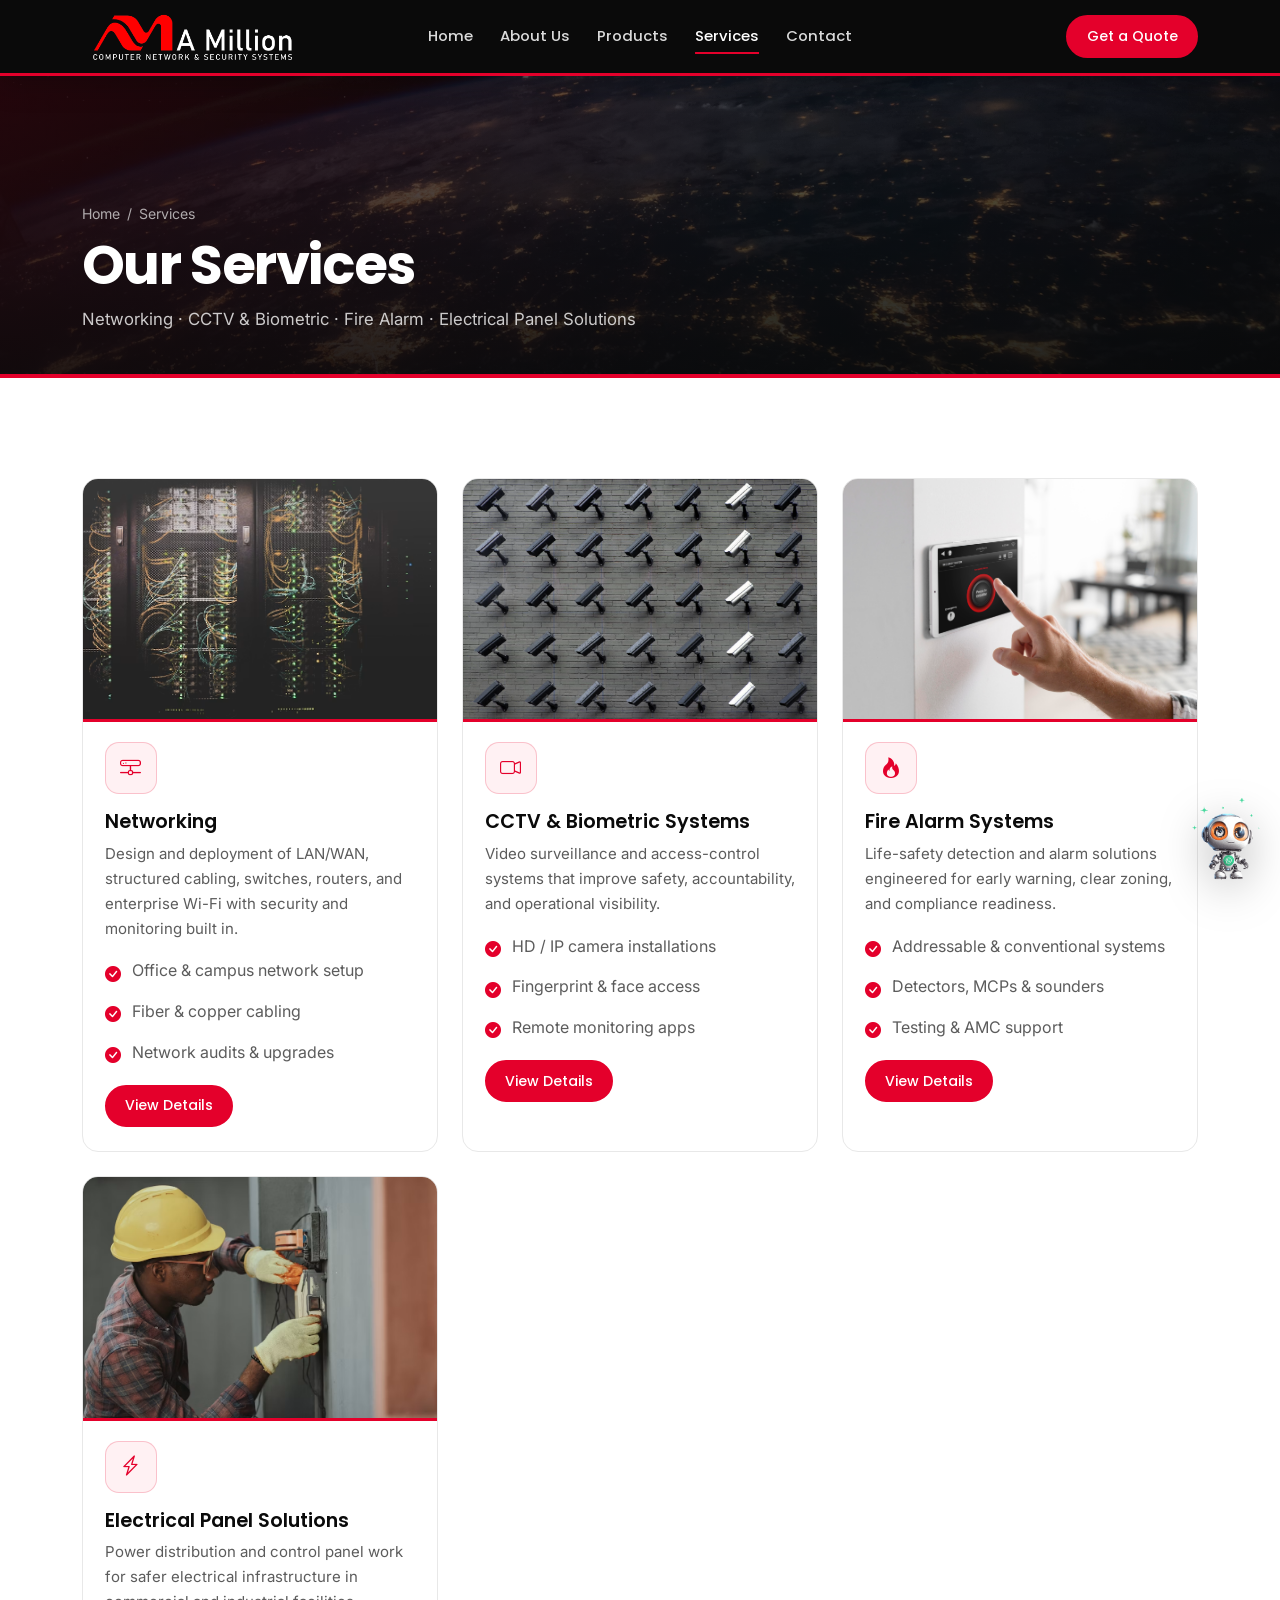
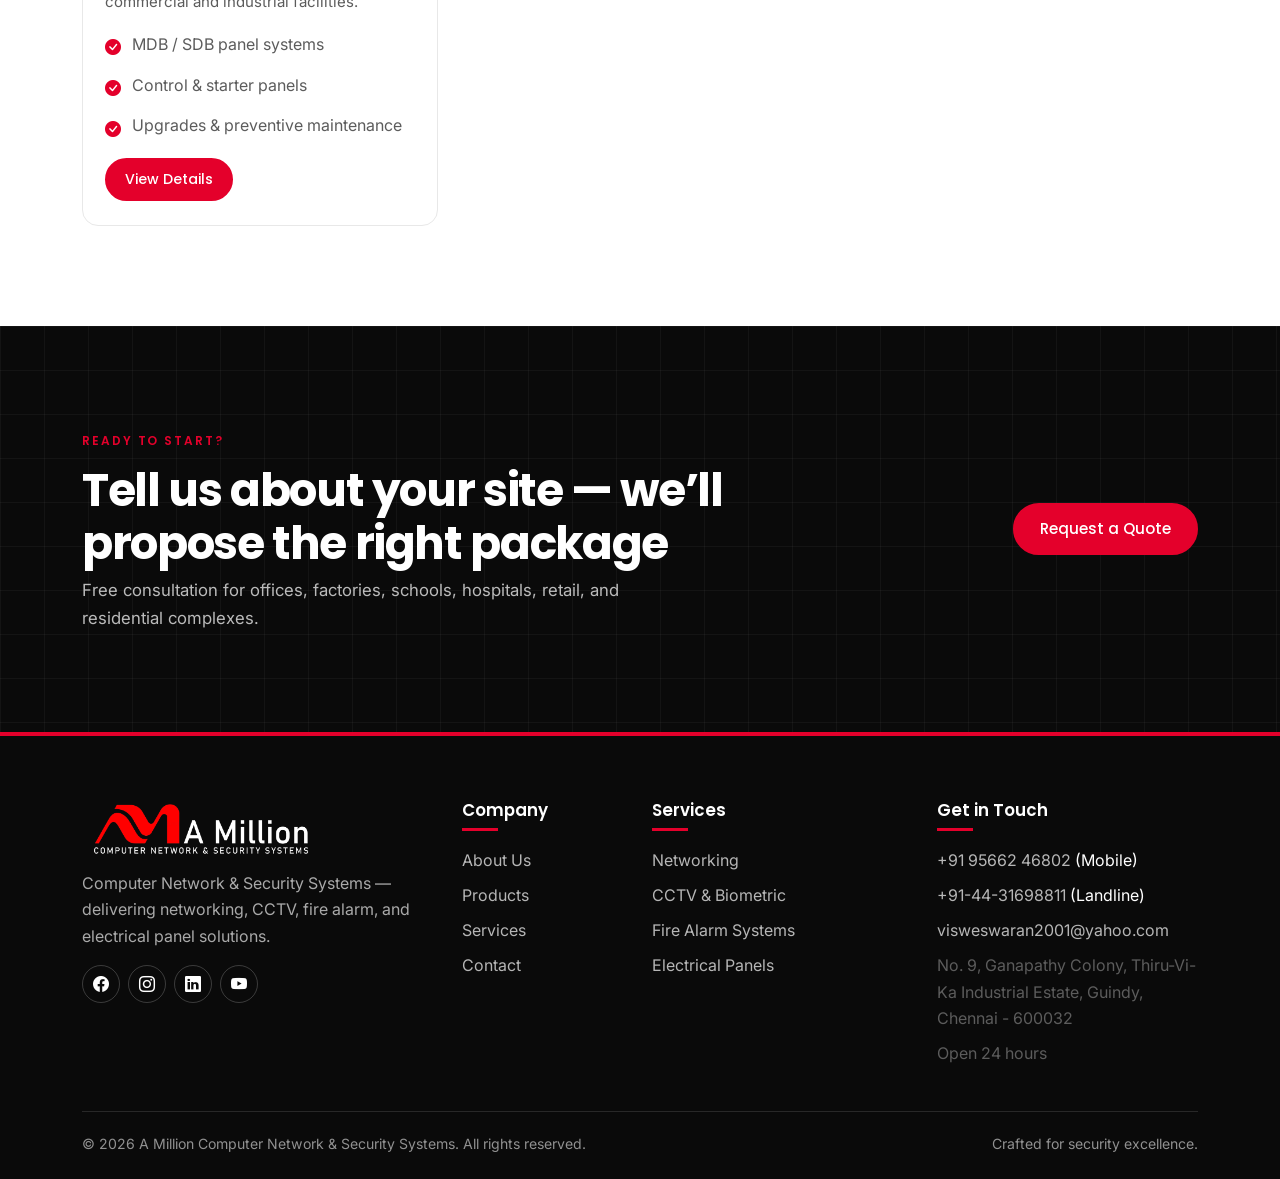
<file: services.html>
<!DOCTYPE html>
<html lang="en">
<head>
  <meta charset="UTF-8" />
  <meta name="viewport" content="width=device-width, initial-scale=1.0" />
  <title>Services | A Million Network & Security</title>
  <link rel="icon" href="images/logo/566.png" type="image/png" />
  <link rel="preconnect" href="https://fonts.googleapis.com" />
  <link rel="preconnect" href="https://fonts.gstatic.com" crossorigin />
  <link href="https://fonts.googleapis.com/css2?family=Inter:wght@400&family=Poppins:wght@500;600;700&display=swap" rel="stylesheet" />
  <link href="https://cdn.jsdelivr.net/npm/bootstrap@5.3.3/dist/css/bootstrap.min.css" rel="stylesheet" />
  <link href="https://cdn.jsdelivr.net/npm/bootstrap-icons@1.11.3/font/bootstrap-icons.min.css" rel="stylesheet" />
  <link rel="stylesheet" href="css/style.css" />
</head>
<body>
  <nav class="navbar navbar-expand-lg navbar-dark site-navbar">
    <div class="container">
      <a class="navbar-brand brand-mark" href="index.html">
        <img class="brand-logo" src="images/logo/566.png" alt="A Million Computer Network & Security Systems" />
      </a>
      <button class="navbar-toggler" type="button" data-bs-toggle="offcanvas" data-bs-target="#mainNav" aria-controls="mainNav" aria-label="Open menu">
        <span class="navbar-toggler-icon"></span>
      </button>
      <div class="offcanvas offcanvas-end nav-offcanvas" tabindex="-1" id="mainNav" aria-labelledby="mainNavLabel">
        <div class="offcanvas-header">
          <a class="navbar-brand brand-mark offcanvas-brand" href="index.html" id="mainNavLabel">
            <img class="brand-logo" src="images/logo/566.png" alt="A Million Computer Network & Security Systems" />
          </a>
          <button type="button" class="btn-close btn-close-white" data-bs-dismiss="offcanvas" aria-label="Close"></button>
        </div>
        <div class="offcanvas-body">
          <ul class="navbar-nav mx-lg-auto mb-2 mb-lg-0">
            <li class="nav-item"><a class="nav-link" href="index.html">Home</a></li>
            <li class="nav-item"><a class="nav-link" href="about.html">About Us</a></li>
            <li class="nav-item"><a class="nav-link" href="products.html">Products</a></li>
            <li class="nav-item"><a class="nav-link active" href="services.html">Services</a></li>
            <li class="nav-item"><a class="nav-link" href="contact.html">Contact</a></li>
          </ul>
                    <div class="nav-contact">
            <a href="tel:+919566246802"><i class="bi bi-phone" aria-hidden="true"></i><span>+91 95662 46802</span></a>
            <a href="tel:+914431698811"><i class="bi bi-telephone" aria-hidden="true"></i><span>+91-44-31698811</span></a>
            <a href="mailto:visweswaran2001@yahoo.com"><i class="bi bi-envelope" aria-hidden="true"></i><span>visweswaran2001@yahoo.com</span></a>
            <p><i class="bi bi-geo-alt" aria-hidden="true"></i><span>No. 9, Ganapathy Colony, Thiru-Vi-Ka Industrial Estate, Guindy, Chennai - 600032</span></p>
          </div>
          <div class="nav-utils">
            <a href="contact.html" class="btn btn-brand btn-sm nav-cta">Get a Quote</a>
          </div>
        </div>
      </div>

    </div>
  </nav>

  <section class="page-hero" style="background-image:url('./images/services_page-hero.avif')">
    <div class="container">
      <div class="breadcrumb-nav mb-2">
        <a href="index.html">Home</a><span>/</span><span>Services</span>
      </div>
      <h1>Our Services</h1>
      <p class="section-lead mb-0">Networking · CCTV & Biometric · Fire Alarm · Electrical Panel Solutions</p>
    </div>
  </section>

  <section class="section">
    <div class="container">
      <div class="row g-4">
        <div class="col-md-6 col-lg-4 reveal">
          <article class="service-card">
            <div class="thumb">
              <img src="images/services/Networking.avif" alt="Networking services" />
            </div>
            <div class="body">
              <div class="icon-badge"><i class="bi bi-hdd-network"></i></div>
              <h3>Networking</h3>
              <p>Design and deployment of LAN/WAN, structured cabling, switches, routers, and enterprise Wi-Fi with security and monitoring built in.</p>
              <ul class="check-list mb-3">
                <li><i class="bi bi-check-circle-fill"></i><span>Office & campus network setup</span></li>
                <li><i class="bi bi-check-circle-fill"></i><span>Fiber & copper cabling</span></li>
                <li><i class="bi bi-check-circle-fill"></i><span>Network audits & upgrades</span></li>
              </ul>
              <a href="service-details.html?service=networking" class="btn btn-brand btn-sm">View Details</a>
            </div>
          </article>
        </div>
        <div class="col-md-6 col-lg-4 reveal">
          <article class="service-card">
            <div class="thumb">
              <img src="images/services/CCTV &amp; Biometric.avif" alt="CCTV and biometric" />
            </div>
            <div class="body">
              <div class="icon-badge"><i class="bi bi-camera-video"></i></div>
              <h3>CCTV & Biometric Systems</h3>
              <p>Video surveillance and access-control systems that improve safety, accountability, and operational visibility.</p>
              <ul class="check-list mb-3">
                <li><i class="bi bi-check-circle-fill"></i><span>HD / IP camera installations</span></li>
                <li><i class="bi bi-check-circle-fill"></i><span>Fingerprint & face access</span></li>
                <li><i class="bi bi-check-circle-fill"></i><span>Remote monitoring apps</span></li>
              </ul>
              <a href="service-details.html?service=cctv" class="btn btn-brand btn-sm">View Details</a>
            </div>
          </article>
        </div>
        <div class="col-md-6 col-lg-4 reveal">
          <article class="service-card">
            <div class="thumb">
              <img src="images/services/Fire Alarm Systems.jpg" alt="Fire alarm systems" />
            </div>
            <div class="body">
              <div class="icon-badge"><i class="bi bi-fire"></i></div>
              <h3>Fire Alarm Systems</h3>
              <p>Life-safety detection and alarm solutions engineered for early warning, clear zoning, and compliance readiness.</p>
              <ul class="check-list mb-3">
                <li><i class="bi bi-check-circle-fill"></i><span>Addressable & conventional systems</span></li>
                <li><i class="bi bi-check-circle-fill"></i><span>Detectors, MCPs & sounders</span></li>
                <li><i class="bi bi-check-circle-fill"></i><span>Testing & AMC support</span></li>
              </ul>
              <a href="service-details.html?service=fire-alarm" class="btn btn-brand btn-sm">View Details</a>
            </div>
          </article>
        </div>
        <div class="col-md-6 col-lg-4 reveal">
          <article class="service-card">
            <div class="thumb">
              <img src="images/services/Electrical Panels.avif" alt="Electrical panel solutions" />
            </div>
            <div class="body">
              <div class="icon-badge"><i class="bi bi-lightning-charge"></i></div>
              <h3>Electrical Panel Solutions</h3>
              <p>Power distribution and control panel work for safer electrical infrastructure in commercial and industrial facilities.</p>
              <ul class="check-list mb-3">
                <li><i class="bi bi-check-circle-fill"></i><span>MDB / SDB panel systems</span></li>
                <li><i class="bi bi-check-circle-fill"></i><span>Control & starter panels</span></li>
                <li><i class="bi bi-check-circle-fill"></i><span>Upgrades & preventive maintenance</span></li>
              </ul>
              <a href="service-details.html?service=electrical" class="btn btn-brand btn-sm">View Details</a>
            </div>
          </article>
        </div>
      </div>
    </div>
  </section>

  <section class="section section-dark bg-grid">
    <div class="container">
      <div class="row align-items-center g-4">
        <div class="col-lg-8 reveal">
          <span class="section-eyebrow">Ready to start?</span>
          <h2 class="section-title mb-2">Tell us about your site — we’ll propose the right package</h2>
          <p class="section-lead mb-0">Free consultation for offices, factories, schools, hospitals, retail, and residential complexes.</p>
        </div>
        <div class="col-lg-4 text-lg-end reveal">
          <a href="contact.html" class="btn btn-brand">Request a Quote</a>
        </div>
      </div>
    </div>
  </section>

  <footer class="site-footer">
    <div class="container">
      <div class="row g-4">
        <div class="col-lg-4">
          <div class="footer-brand">
            <img class="brand-logo" src="images/logo/566.png" alt="A Million Computer Network & Security Systems" />
            <p>Computer Network & Security Systems — delivering networking, CCTV, fire alarm, and electrical panel solutions.</p>
            <div class="socials mt-3">
              <a href="#" aria-label="Facebook"><i class="bi bi-facebook"></i></a>
              <a href="#" aria-label="Instagram"><i class="bi bi-instagram"></i></a>
              <a href="#" aria-label="LinkedIn"><i class="bi bi-linkedin"></i></a>
              <a href="#" aria-label="YouTube"><i class="bi bi-youtube"></i></a>
            </div>
          </div>
        </div>
        <div class="col-6 col-lg-2">
          <h5 class="footer-title">Company</h5>
          <ul class="footer-links">
            <li><a href="about.html">About Us</a></li>
            <li><a href="products.html">Products</a></li>
            <li><a href="services.html">Services</a></li>
            <li><a href="contact.html">Contact</a></li>
          </ul>
        </div>
        <div class="col-6 col-lg-3">
          <h5 class="footer-title">Services</h5>
          <ul class="footer-links">
            <li><a href="service-details.html?service=networking">Networking</a></li>
            <li><a href="service-details.html?service=cctv">CCTV & Biometric</a></li>
            <li><a href="service-details.html?service=fire-alarm">Fire Alarm Systems</a></li>
            <li><a href="service-details.html?service=electrical">Electrical Panels</a></li>
          </ul>
        </div>
        <div class="col-lg-3">
          <h5 class="footer-title">Get in Touch</h5>
          <ul class="footer-links">
            <li><a href="tel:+919566246802">+91 95662 46802</a> (Mobile)</li>
            <li><a href="tel:+914431698811">+91-44-31698811</a> (Landline)</li>
            <li><a href="mailto:visweswaran2001@yahoo.com">visweswaran2001@yahoo.com</a></li>
            <li><span class="text-muted-soft">No. 9, Ganapathy Colony, Thiru-Vi-Ka Industrial Estate, Guindy, Chennai - 600032</span></li>
            <li><span class="text-muted-soft">Open 24 hours</span></li>
          </ul>
        </div>
      </div>
      <div class="footer-bottom d-flex flex-wrap justify-content-between gap-2">
        <span>© <span data-year></span> A Million Computer Network & Security Systems. All rights reserved.</span>
        <span>Crafted for security excellence.</span>
      </div>
    </div>
  </footer>

  <script src="https://cdn.jsdelivr.net/npm/bootstrap@5.3.3/dist/js/bootstrap.bundle.min.js"></script>
  <script src="js/main.js"></script>
</body>
</html>
</file>
<file: css/style.css>
/* ============================================================
   A Million — Red · White · Black Theme (Fully Responsive)
   ============================================================ */

:root {
  --red: #e4002b;
  --red-dark: #b80022;
  --red-soft: #fff1f3;
  --black: #0a0a0a;
  --black-soft: #141414;
  --white: #ffffff;
  --off-white: #f7f7f7;
  --gray: #5c5c5c;
  --gray-light: #e8e8e8;
  --line: rgba(0, 0, 0, 0.1);
  --line-light: rgba(255, 255, 255, 0.14);
  --shadow: 0 16px 40px rgba(0, 0, 0, 0.12);
  --radius: 16px;
  --nav-h: 76px;
  --font-display: "Poppins", sans-serif;
  --font-body: "Inter", sans-serif;
}

*,
*::before,
*::after {
  box-sizing: border-box;
}

body {
  margin: 0;
  font-family: var(--font-body);
  font-weight: 400;
  color: var(--black);
  background: var(--white);
  line-height: 1.65;
  /* clip avoids creating a scroll container that breaks position:sticky */
  overflow-x: clip;
  width: 100%;
  max-width: 100%;
}

html {
  scroll-behavior: smooth;
  overflow-x: clip;
  width: 100%;
}

img {
  max-width: 100%;
  height: auto;
  display: block;
}

a {
  color: inherit;
  text-decoration: none;
}

ul {
  margin: 0;
  padding: 0;
  list-style: none;
}

/* ---------- Typography ---------- */
.section-eyebrow {
  display: inline-block;
  font-family: var(--font-display);
  font-size: 0.75rem;
  font-weight: 600;
  letter-spacing: 0.16em;
  text-transform: uppercase;
  color: var(--red);
  margin-bottom: 0.85rem;
}

.section-title {
  font-family: var(--font-display);
  font-weight: 700;
  font-size: clamp(1.75rem, 4vw, 2.85rem);
  letter-spacing: -0.03em;
  margin-bottom: 1rem;
  color: var(--black);
  line-height: 1.15;
}

.section-lead {
  color: var(--gray);
  font-size: clamp(0.98rem, 2vw, 1.05rem);
  max-width: 560px;
}

.section {
  padding: clamp(64px, 8vw, 100px) 0;
  background: var(--white);
}

.section-dark {
  background: var(--black);
  color: var(--white);
}

.section-dark .section-title,
.section-dark h1,
.section-dark h2,
.section-dark h3,
.section-dark h4,
.section-dark h5,
.section-dark h6 {
  color: var(--white);
}

.section-dark .section-lead,
.section-dark .text-muted-soft,
.section-dark p {
  color: rgba(255, 255, 255, 0.72);
}

.section-alt {
  background: var(--off-white);
}

.text-muted-soft {
  color: var(--gray) !important;
}

.section-dark .text-muted-soft {
  color: rgba(255, 255, 255, 0.72) !important;
}

/* ---------- Buttons ---------- */
.btn {
  font-family: var(--font-display);
  font-weight: 500;
  border-radius: 999px;
  padding: 0.8rem 1.55rem;
  transition: all 0.25s ease;
  font-size: 0.95rem;
}

.btn-sm {
  padding: 0.55rem 1.15rem;
  font-size: 0.88rem;
}

.btn-brand {
  background: var(--red);
  border: 2px solid var(--red);
  color: var(--white);
}

.btn-brand:hover,
.btn-brand:focus {
  background: var(--red-dark);
  border-color: var(--red-dark);
  color: var(--white);
  transform: translateY(-2px);
}

/* White outline — use on black/hero */
.btn-ghost {
  background: transparent;
  border: 2px solid var(--white);
  color: var(--white);
}

.btn-ghost:hover,
.btn-ghost:focus {
  background: var(--white);
  border-color: var(--white);
  color: var(--black);
}

/* Black outline — use on white sections */
.btn-outline-black {
  background: transparent;
  border: 2px solid var(--black);
  color: var(--black);
}

.btn-outline-black:hover,
.btn-outline-black:focus {
  background: var(--black);
  border-color: var(--black);
  color: var(--white);
}

/* ---------- Navbar ---------- */
.site-navbar {
  position: fixed;
  inset: 0 0 auto 0;
  z-index: 1040;
  min-height: var(--nav-h);
  display: flex;
  align-items: center;
  background: transparent;
  transition: background 0.3s ease, box-shadow 0.3s ease;
  padding-top: 0.35rem;
  padding-bottom: 0.35rem;
}

.site-navbar.scrolled,
.site-navbar.nav-solid {
  background: var(--black);
  box-shadow: 0 8px 28px rgba(0, 0, 0, 0.25);
  border-bottom: 3px solid var(--red);
}

.brand-mark {
  display: flex;
  align-items: center;
  gap: 0.7rem;
  padding-top: 0.15rem;
  padding-bottom: 0.15rem;
}

.navbar-brand.brand-mark .brand-logo,
.brand-mark .brand-logo {
  display: block;
  height: 52px;
  max-height: 52px;
  width: auto;
  max-width: min(240px, 62vw);
  object-fit: contain;
}

.brand-mark .logo-mark {
  width: 42px;
  height: 42px;
  border-radius: 10px;
  background: var(--red);
  display: grid;
  place-items: center;
  font-family: var(--font-display);
  font-weight: 700;
  font-size: 1.15rem;
  color: var(--white);
  flex-shrink: 0;
}

.brand-mark .brand-text {
  display: flex;
  flex-direction: column;
  line-height: 1.15;
}

.brand-mark .brand-text strong {
  font-family: var(--font-display);
  font-size: clamp(1rem, 2.5vw, 1.15rem);
  font-weight: 600;
  letter-spacing: -0.02em;
  color: var(--white);
}

.brand-mark .brand-text small {
  font-size: 0.65rem;
  color: rgba(255, 255, 255, 0.65);
  letter-spacing: 0.04em;
  text-transform: uppercase;
}

.site-navbar .navbar-nav .nav-link {
  color: rgba(255, 255, 255, 0.85);
  font-family: var(--font-display);
  font-weight: 500;
  font-size: 0.93rem;
  padding: 0.5rem 0.85rem !important;
  transition: color 0.2s ease;
  position: relative;
}

.site-navbar .navbar-nav .nav-link:hover,
.site-navbar .navbar-nav .nav-link.active {
  color: var(--white);
}

.site-navbar .navbar-nav .nav-link.active::after {
  content: "";
  position: absolute;
  left: 0.85rem;
  right: 0.85rem;
  bottom: 0.15rem;
  height: 2px;
  background: var(--red);
}

.navbar-toggler {
  border: 2px solid var(--red);
  padding: 0.4rem 0.55rem;
  border-radius: 10px;
  background: transparent;
}

.navbar-toggler:hover,
.navbar-toggler:focus {
  border-color: var(--red);
  background: rgba(228, 0, 43, 0.12);
  box-shadow: none;
}

.navbar-toggler:focus {
  box-shadow: 0 0 0 0.15rem rgba(228, 0, 43, 0.35);
}

.navbar-toggler-icon {
  /* Bootstrap hamburger SVG → brand red */
  background-image: url("data:image/svg+xml,%3csvg xmlns='http://www.w3.org/2000/svg' viewBox='0 0 30 30'%3e%3cpath stroke='rgba%28228, 0, 43, 1%29' stroke-linecap='round' stroke-miterlimit='10' stroke-width='2' d='M4 7h22M4 15h22M4 23h22'/%3e%3c/svg%3e");
  filter: none;
}

/* Mobile side menu */
.nav-offcanvas {
  --bs-offcanvas-width: min(85vw, 300px);
  background: var(--black);
  color: var(--white);
  border: none;
  border-left: 3px solid var(--red);
}

.nav-offcanvas .offcanvas-header {
  border-bottom: 1px solid rgba(255, 255, 255, 0.1);
  padding: 1rem 1.25rem;
  align-items: center;
  gap: 0.75rem;
}

.nav-offcanvas .offcanvas-brand {
  margin: 0;
  min-width: 0;
  flex: 1 1 auto;
  text-decoration: none;
}

.nav-offcanvas .offcanvas-brand .brand-text small {
  display: block;
}

.nav-offcanvas .offcanvas-title {
  font-family: var(--font-display);
  font-weight: 600;
  font-size: 1.05rem;
  color: var(--white);
}

.nav-offcanvas .offcanvas-body {
  padding: 0.5rem 1.25rem 1.5rem;
  display: flex;
  flex-direction: column;
}

.nav-offcanvas .navbar-nav {
  width: 100%;
}

.nav-contact {
  display: none;
}

.nav-cta {
  display: inline-flex;
  align-items: center;
  justify-content: center;
}

/* ---------- Hero / Slider ---------- */
.hero-slider {
  position: relative;
  min-height: 100vh;
  background: var(--black);
}

.hero-slider .carousel,
.hero-slider .carousel-inner,
.hero-slider .carousel-item {
  min-height: 100vh;
}

.hero-slide {
  min-height: 100vh;
  position: relative;
  display: flex;
  align-items: center;
  background-size: cover;
  background-position: center;
  isolation: isolate;
}

.hero-slide::before {
  content: "";
  position: absolute;
  inset: 0;
  z-index: 0;
  background:
    linear-gradient(105deg, rgba(0, 0, 0, 0.92) 0%, rgba(0, 0, 0, 0.72) 48%, rgba(228, 0, 43, 0.35) 100%);
}

.hero-slide::after {
  content: "";
  position: absolute;
  inset: auto 0 0 0;
  height: 4px;
  z-index: 3;
  background: linear-gradient(90deg, var(--red), var(--white), var(--red));
}

.hero-content {
  position: relative;
  z-index: 2;
  padding-top: calc(var(--nav-h) + 1.5rem);
  padding-bottom: 4.5rem;
  color: var(--white);
  pointer-events: auto;
}

.hero-actions,
.hero-actions .btn,
.hero-content a {
  position: relative;
  z-index: 4;
  pointer-events: auto;
}

/* Inactive fade slides must not steal taps (common mobile bug) */
.hero-slider .carousel-item {
  pointer-events: none;
}

.hero-slider .carousel-item.active {
  pointer-events: auto;
}

.hero-slide::before,
.hero-slide::after {
  pointer-events: none;
}

.hero-brand {
  font-family: var(--font-display);
  font-size: clamp(0.8rem, 2vw, 1rem);
  font-weight: 700;
  letter-spacing: 0.14em;
  text-transform: uppercase;
  color: rgba(255, 255, 255, 0.75);
  margin-bottom: 1rem;
}

.hero-brand::before {
  content: "";
  display: inline-block;
  width: 28px;
  height: 3px;
  background: var(--red);
  margin-right: 0.65rem;
  vertical-align: middle;
}

.hero-title {
  font-family: var(--font-display);
  font-weight: 700;
  font-size: clamp(2.2rem, 7vw, 4.4rem);
  letter-spacing: -0.035em;
  line-height: 1;
  margin-bottom: 1rem;
  max-width: 14ch;
  color: var(--white);
}

.hero-subtitle {
  font-size: clamp(1rem, 2.4vw, 1.3rem);
  color: rgba(255, 255, 255, 0.88);
  margin-bottom: 1.75rem;
  max-width: 34ch;
}

.hero-actions {
  display: flex;
  flex-wrap: wrap;
  gap: 0.75rem;
}

.hero-visual {
  position: relative;
  z-index: 2;
  display: flex;
  justify-content: center;
  align-items: center;
}

.hero-visual-frame {
  width: min(100%, 400px);
  aspect-ratio: 1;
  border-radius: 20px;
  overflow: hidden;
  border: 3px solid var(--white);
  box-shadow: 0 0 0 4px var(--red), var(--shadow);
  position: relative;
}

.hero-visual-frame img {
  width: 100%;
  height: 100%;
  object-fit: cover;
}

.hero-indicators {
  position: absolute;
  right: 1.25rem;
  top: 50%;
  transform: translateY(-50%);
  z-index: 5;
  display: flex;
  flex-direction: column;
  gap: 0.75rem;
}

.hero-indicators button {
  width: 12px;
  height: 12px;
  border-radius: 50%;
  border: 0;
  padding: 0;
  background: rgba(255, 255, 255, 0.4);
  position: relative;
  transition: all 0.25s ease;
}

.hero-indicators button.active {
  background: var(--red);
  box-shadow: 0 0 0 2px var(--white), 0 0 0 4px var(--red);
  width: 14px;
  height: 14px;
}

.hero-indicators button.active::after {
  content: attr(data-num);
  position: absolute;
  right: 22px;
  top: 50%;
  transform: translateY(-50%);
  font-family: var(--font-display);
  font-size: 0.72rem;
  font-weight: 600;
  color: var(--white);
  white-space: nowrap;
}

.scroll-hint {
  position: absolute;
  left: 50%;
  bottom: 1.4rem;
  transform: translateX(-50%);
  z-index: 5;
  color: rgba(255, 255, 255, 0.8);
  animation: bob 1.8s ease-in-out infinite;
}

@keyframes bob {
  0%,
  100% {
    transform: translate(-50%, 0);
  }
  50% {
    transform: translate(-50%, 8px);
  }
}

/* ---------- Page Hero ---------- */
.page-hero {
  position: relative;
  min-height: clamp(280px, 42vh, 420px);
  display: flex;
  align-items: flex-end;
  padding: calc(var(--nav-h) + 2.5rem) 0 2.75rem;
  background-size: cover;
  background-position: center;
  isolation: isolate;
  color: var(--white);
}

.page-hero::before {
  content: "";
  position: absolute;
  inset: 0;
  z-index: 0;
  background:
    linear-gradient(180deg, rgba(10, 10, 10, 0.55), rgba(10, 10, 10, 0.9)),
    linear-gradient(90deg, rgba(228, 0, 43, 0.35), transparent 60%);
}

.page-hero::after {
  content: "";
  position: absolute;
  inset: auto 0 0 0;
  height: 4px;
  z-index: 2;
  background: var(--red);
}

.page-hero .container {
  position: relative;
  z-index: 1;
}

.page-hero h1 {
  font-family: var(--font-display);
  font-weight: 700;
  font-size: clamp(2rem, 5.5vw, 3.4rem);
  letter-spacing: -0.03em;
  margin-bottom: 0.5rem;
  color: var(--white);
}

.page-hero .section-lead {
  color: rgba(255, 255, 255, 0.78);
}

.breadcrumb-nav {
  display: flex;
  flex-wrap: wrap;
  gap: 0.45rem;
  color: rgba(255, 255, 255, 0.65);
  font-size: 0.88rem;
}

.breadcrumb-nav a:hover {
  color: var(--white);
}

/* ---------- Cards ---------- */
.feature-card,
.product-card,
.service-card,
.info-card {
  background: var(--white);
  border: 1px solid var(--gray-light);
  border-radius: var(--radius);
  overflow: hidden;
  transition: transform 0.3s ease, border-color 0.3s ease, box-shadow 0.3s ease;
}

/* Equal-height in card grids only (standalone CTAs stay content-sized) */
.feature-card,
.product-card,
.service-card {
  height: 100%;
}

.section-dark .feature-card,
.section-dark .product-card,
.section-dark .service-card,
.section-dark .info-card {
  background: var(--black-soft);
  border-color: rgba(255, 255, 255, 0.12);
  color: var(--white);
}

.feature-card:hover,
.product-card:hover,
.service-card:hover,
.info-card:hover {
  transform: translateY(-6px);
  border-color: var(--red);
  box-shadow: var(--shadow);
}

.product-card .thumb,
.service-card .thumb {
  aspect-ratio: 16 / 11;
  overflow: hidden;
  position: relative;
}

.product-card .thumb::after,
.service-card .thumb::after {
  content: "";
  position: absolute;
  inset: auto 0 0 0;
  height: 3px;
  background: var(--red);
  z-index: 1;
}

.product-card .thumb img,
.service-card .thumb img {
  width: 100%;
  height: 100%;
  object-fit: cover;
  transition: transform 0.5s ease;
}

.product-card:hover .thumb img,
.service-card:hover .thumb img {
  transform: scale(1.06);
}

.product-card .body,
.service-card .body,
.feature-card .body {
  padding: 1.25rem 1.35rem 1.5rem;
}

.info-card {
  padding: 1.35rem;
}

.card-tag {
  display: inline-block;
  font-family: var(--font-display);
  font-size: 0.7rem;
  font-weight: 600;
  letter-spacing: 0.08em;
  text-transform: uppercase;
  color: var(--red);
  margin-bottom: 0.5rem;
}

.product-card h3,
.service-card h3,
.feature-card h3 {
  font-family: var(--font-display);
  font-size: 1.2rem;
  font-weight: 600;
  margin-bottom: 0.55rem;
  color: inherit;
}

.product-card p,
.service-card p,
.feature-card p {
  color: var(--gray);
  font-size: 0.94rem;
  margin-bottom: 1rem;
}

.section-dark .product-card p,
.section-dark .service-card p,
.section-dark .feature-card p {
  color: rgba(255, 255, 255, 0.68);
}

.link-arrow {
  display: inline-flex;
  align-items: center;
  gap: 0.4rem;
  color: var(--red);
  font-family: var(--font-display);
  font-weight: 500;
  font-size: 0.9rem;
}

.link-arrow:hover {
  color: var(--red-dark);
}

.section-dark .link-arrow {
  color: var(--white);
}

.section-dark .link-arrow:hover {
  color: var(--red);
}

.icon-badge {
  width: 52px;
  height: 52px;
  border-radius: 14px;
  display: grid;
  place-items: center;
  background: var(--red-soft);
  color: var(--red);
  font-size: 1.3rem;
  margin-bottom: 1rem;
  border: 1px solid rgba(228, 0, 43, 0.2);
}

.section-dark .icon-badge {
  background: rgba(228, 0, 43, 0.18);
  color: var(--white);
  border-color: rgba(228, 0, 43, 0.4);
}

/* ---------- About ---------- */
.about-media {
  position: relative;
  border-radius: calc(var(--radius) + 4px);
  overflow: hidden;
  min-height: 360px;
  border: 3px solid var(--black);
  box-shadow: 8px 8px 0 var(--red);
}

.about-media img {
  width: 100%;
  height: 100%;
  object-fit: cover;
  min-height: 360px;
}

.about-stat {
  position: absolute;
  bottom: 1rem;
  left: 1rem;
  right: 1rem;
  display: grid;
  grid-template-columns: repeat(3, 1fr);
  gap: 0.5rem;
  padding: 0.9rem;
  border-radius: 12px;
  background: rgba(10, 10, 10, 0.9);
  border: 1px solid rgba(255, 255, 255, 0.12);
  color: var(--white);
}

.about-stat strong {
  display: block;
  font-family: var(--font-display);
  font-size: clamp(1.1rem, 3vw, 1.35rem);
  font-weight: 700;
  color: var(--red);
}

.about-stat span {
  font-size: 0.72rem;
  color: rgba(255, 255, 255, 0.7);
}

.check-list li {
  display: flex;
  gap: 0.7rem;
  align-items: flex-start;
  margin-bottom: 0.7rem;
  color: var(--gray);
}

.check-list li i {
  color: var(--red);
  margin-top: 0.2rem;
  flex-shrink: 0;
}

.section-dark .check-list li {
  color: rgba(255, 255, 255, 0.75);
}

/* ---------- Contact / Forms ---------- */
.contact-form,
.contact-box {
  background: var(--white);
  border: 1px solid var(--gray-light);
  border-radius: var(--radius);
  padding: clamp(1.25rem, 3vw, 2rem);
  box-shadow: var(--shadow);
}

.section-dark .contact-form,
.section-dark .contact-box {
  background: var(--black-soft);
  border-color: rgba(255, 255, 255, 0.12);
  box-shadow: none;
  color: var(--white);
}

.form-control,
.form-select {
  background: var(--off-white);
  border: 1px solid var(--gray-light);
  color: var(--black);
  border-radius: 12px;
  padding: 0.8rem 1rem;
}

.section-dark .form-control,
.section-dark .form-select {
  background: rgba(255, 255, 255, 0.05);
  border-color: rgba(255, 255, 255, 0.14);
  color: var(--white);
}

.form-control:focus,
.form-select:focus {
  background: var(--white);
  border-color: var(--red);
  color: var(--black);
  box-shadow: 0 0 0 0.2rem rgba(228, 0, 43, 0.15);
}

.section-dark .form-control:focus,
.section-dark .form-select:focus {
  background: rgba(255, 255, 255, 0.08);
  color: var(--white);
}

.form-control::placeholder {
  color: #999;
}

.section-dark .form-control::placeholder {
  color: rgba(255, 255, 255, 0.4);
}

.form-select option {
  color: var(--black);
}

.form-label {
  font-family: var(--font-display);
  font-weight: 500;
  font-size: 0.9rem;
  margin-bottom: 0.4rem;
}

.contact-item {
  display: flex;
  gap: 0.9rem;
  margin-bottom: 1.25rem;
}

.contact-item .icon {
  width: 46px;
  height: 46px;
  border-radius: 12px;
  background: var(--red-soft);
  color: var(--red);
  display: grid;
  place-items: center;
  flex-shrink: 0;
  border: 1px solid rgba(228, 0, 43, 0.2);
}

.section-dark .contact-item .icon {
  background: rgba(228, 0, 43, 0.18);
  color: var(--white);
}

.contact-item h6 {
  margin: 0 0 0.2rem;
  font-family: var(--font-display);
  font-weight: 600;
}

.contact-item p {
  margin: 0;
  color: var(--gray);
  font-size: 0.94rem;
}

.section-dark .contact-item p {
  color: rgba(255, 255, 255, 0.7);
}

/* ---------- Service details ---------- */
.detail-hero-img {
  border-radius: var(--radius);
  overflow: hidden;
  border: 3px solid var(--black);
  box-shadow: 8px 8px 0 var(--red);
  margin-bottom: 1.5rem;
}

.detail-hero-img img {
  width: 100%;
  height: clamp(220px, 40vw, 380px);
  object-fit: cover;
}

.detail-sidebar .service-nav a {
  display: flex;
  justify-content: space-between;
  align-items: center;
  padding: 0.85rem 1rem;
  border-radius: 12px;
  border: 1px solid var(--gray-light);
  margin-bottom: 0.6rem;
  color: var(--gray);
  font-family: var(--font-display);
  font-weight: 500;
  transition: all 0.2s ease;
  background: var(--white);
}

.detail-sidebar .service-nav a:hover,
.detail-sidebar .service-nav a.active {
  background: var(--red);
  border-color: var(--red);
  color: var(--white);
}

/* ---------- Footer ---------- */
.site-footer {
  background: var(--black);
  border-top: 4px solid var(--red);
  padding: clamp(2.5rem, 6vw, 4rem) 0 1.5rem;
  color: var(--white);
}

.footer-brand .brand-logo {
  display: block;
  height: 56px;
  width: auto;
  max-width: 240px;
  object-fit: contain;
  margin-bottom: 0.85rem;
}

.footer-brand strong {
  font-family: var(--font-display);
  font-size: 1.35rem;
  display: block;
  margin-bottom: 0.75rem;
  color: var(--white);
}

.site-footer p {
  color: rgba(255, 255, 255, 0.65);
}

.site-footer a {
  color: rgba(255, 255, 255, 0.7);
}

.site-footer a:hover {
  color: var(--white);
}

.footer-title {
  font-family: var(--font-display);
  font-weight: 600;
  margin-bottom: 1rem;
  font-size: 1.05rem;
  color: var(--white);
}

.footer-title::after {
  content: "";
  display: block;
  width: 36px;
  height: 3px;
  background: var(--red);
  margin-top: 0.45rem;
}

.footer-links li {
  margin-bottom: 0.55rem;
}

.footer-bottom {
  margin-top: 2.25rem;
  padding-top: 1.2rem;
  border-top: 1px solid rgba(255, 255, 255, 0.12);
  color: rgba(255, 255, 255, 0.55);
  font-size: 0.88rem;
}

.socials {
  display: flex;
  flex-wrap: wrap;
  gap: 0.5rem;
}

.socials a {
  width: 38px;
  height: 38px;
  border-radius: 50%;
  border: 1px solid rgba(255, 255, 255, 0.2);
  display: grid;
  place-items: center;
  color: var(--white) !important;
}

.socials a:hover {
  background: var(--red);
  border-color: var(--red);
}

/* ---------- Motion ---------- */
.reveal {
  opacity: 0;
  transform: translateY(24px);
  transition: opacity 0.7s ease, transform 0.7s ease;
}

.reveal.visible {
  opacity: 1;
  transform: none;
}

/* ---------- Utils ---------- */
.bg-grid {
  background-image:
    linear-gradient(rgba(255, 255, 255, 0.04) 1px, transparent 1px),
    linear-gradient(90deg, rgba(255, 255, 255, 0.04) 1px, transparent 1px);
  background-size: 44px 44px;
}

.section:not(.section-dark).bg-grid {
  background-color: var(--off-white);
  background-image:
    linear-gradient(rgba(0, 0, 0, 0.04) 1px, transparent 1px),
    linear-gradient(90deg, rgba(0, 0, 0, 0.04) 1px, transparent 1px);
}

/* ---------- Responsive ---------- */
@media (max-width: 1199.98px) {
  .hero-title {
    max-width: 16ch;
  }
}

@media (max-width: 991.98px) {
  .site-navbar,
  .site-navbar > .container {
    overflow: visible;
  }

  .site-navbar > .container {
    width: 100%;
    max-width: 100%;
  }

  /* Keep drawer fixed to the viewport (not trapped by navbar/container) */
  .nav-offcanvas.offcanvas {
    position: fixed !important;
    top: 0 !important;
    right: 0 !important;
    left: auto !important;
    bottom: 0 !important;
    width: var(--bs-offcanvas-width) !important;
    height: 100dvh !important;
    max-width: 100vw !important;
    z-index: 1055 !important;
    background-color: var(--black) !important;
    border-left: 3px solid var(--red) !important;
    visibility: hidden;
    transform: translateX(100%);
    pointer-events: none;
  }

  .nav-offcanvas.offcanvas.show {
    visibility: visible !important;
    transform: none !important;
    pointer-events: auto;
  }

  .offcanvas-backdrop {
    z-index: 1050 !important;
  }

  .site-navbar .navbar-nav {
    margin: 0 !important;
    width: 100%;
  }

  .site-navbar .navbar-nav .nav-link {
    padding: 0.9rem 0.25rem !important;
    font-size: 1.05rem;
    border-bottom: 1px solid rgba(255, 255, 255, 0.08);
    white-space: normal;
  }

  .site-navbar .navbar-nav .nav-link.active {
    color: var(--red);
  }

  .site-navbar .navbar-nav .nav-link.active::after {
    display: none;
  }

  .nav-offcanvas .nav-contact {
    display: flex;
    flex-direction: column;
    gap: 0.85rem;
    margin-top: auto;
    padding-top: 1.25rem;
    border-top: 1px solid rgba(255, 255, 255, 0.1);
  }

  .nav-offcanvas .nav-contact a,
  .nav-offcanvas .nav-contact p {
    display: flex;
    align-items: flex-start;
    gap: 0.65rem;
    margin: 0;
    color: rgba(255, 255, 255, 0.85);
    font-size: 0.88rem;
    line-height: 1.45;
    text-decoration: none;
  }

  .nav-offcanvas .nav-contact a:hover,
  .nav-offcanvas .nav-contact a:focus {
    color: var(--red);
  }

  .nav-offcanvas .nav-contact i {
    color: var(--red);
    font-size: 1rem;
    line-height: 1.45;
    width: 1.1rem;
    text-align: center;
    flex-shrink: 0;
  }

  .nav-offcanvas .nav-utils {
    margin-top: 0;
    padding-top: 1.25rem;
  }

  .nav-offcanvas .nav-cta {
    width: 100%;
    padding: 0.85rem 1.25rem;
    font-size: 0.95rem;
    background: var(--red);
    border-color: var(--red);
    color: var(--white);
  }

  .nav-offcanvas .nav-cta:hover,
  .nav-offcanvas .nav-cta:focus {
    background: var(--red-dark);
    border-color: var(--red-dark);
    color: var(--white);
  }

  .hero-indicators {
    right: 0.85rem;
    gap: 0.65rem;
  }

  .hero-visual {
    margin-top: 1.5rem;
  }

  .hero-visual-frame {
    width: min(100%, 320px);
    margin-inline: auto;
  }

  .brand-mark .brand-text small {
    display: none;
  }

  .nav-offcanvas .offcanvas-brand .brand-text small {
    display: block;
  }

  .detail-sidebar.sticky-lg-top {
    position: static !important;
  }
}

@media (min-width: 992px) {
  .site-navbar > .container {
    position: relative;
    display: flex;
    flex-wrap: nowrap;
    align-items: center;
    width: 100%;
  }

  .site-navbar .navbar-brand {
    flex-shrink: 0;
    margin-right: 1.25rem;
    position: relative;
    z-index: 2;
  }

  /* Keep offcanvas in the header bar — never full-page height / in-flow */
  .navbar-expand-lg .nav-offcanvas.offcanvas {
    position: static !important;
    transform: none !important;
    visibility: visible !important;
    height: auto !important;
    max-height: none !important;
    width: auto !important;
    flex: 1 1 auto;
    min-width: 0;
    background: transparent !important;
    border: none !important;
    overflow: visible !important;
    z-index: auto !important;
  }

  .navbar-expand-lg .nav-offcanvas .offcanvas-header {
    display: none !important;
  }

  /* CTA pinned right; menu centered on full header width */
  .navbar-expand-lg .nav-offcanvas .offcanvas-body {
    display: flex !important;
    flex-direction: row !important;
    flex-wrap: nowrap !important;
    justify-content: flex-end;
    align-items: center;
    padding: 0 !important;
    flex-grow: 1 !important;
    width: 100%;
    height: auto !important;
    overflow: visible !important;
  }

  .navbar-expand-lg .nav-offcanvas .navbar-nav {
    position: absolute;
    left: 50%;
    transform: translateX(-50%);
    flex-direction: row !important;
    flex-wrap: nowrap !important;
    width: max-content;
    max-width: none;
    margin: 0 !important;
    z-index: 1;
  }

  .navbar-expand-lg .nav-offcanvas .nav-contact {
    display: none !important;
  }

  .navbar-expand-lg .nav-offcanvas .nav-utils {
    margin: 0;
    flex-shrink: 0;
    position: relative;
    z-index: 2;
  }

  .navbar-expand-lg .nav-offcanvas .nav-cta {
    white-space: nowrap;
  }
}

@media (max-width: 767.98px) {
  .hero-slider {
    min-height: 100svh;
  }

  .hero-slider .carousel,
  .hero-slider .carousel-inner,
  .hero-slider .carousel-item,
  .hero-slide {
    min-height: 100svh;
  }

  .hero-slide {
    padding-bottom: 2rem;
    align-items: flex-start;
  }

  .hero-content {
    padding-top: calc(var(--nav-h) + 1.25rem);
    padding-bottom: 3.25rem;
    width: 100%;
  }

  .hero-title {
    max-width: 100%;
  }

  .hero-subtitle {
    max-width: 100%;
  }

  .hero-actions {
    width: 100%;
  }

  .hero-actions .btn {
    width: 100%;
    text-align: center;
  }

  .hero-indicators {
    top: auto;
    bottom: 5.5rem;
    right: 0.75rem;
    transform: none;
  }

  .about-media {
    display: flex;
    flex-direction: column;
    min-height: 0;
    overflow: hidden;
  }

  .about-media img {
    min-height: 240px;
    max-height: 300px;
    width: 100%;
    flex: 0 0 auto;
  }

  .about-stat {
    position: static;
    inset: auto;
    margin: 0;
    border-radius: 0;
    border: none;
    border-top: 1px solid rgba(255, 255, 255, 0.12);
    background: var(--black);
    grid-template-columns: repeat(3, 1fr);
    gap: 0.35rem;
    padding: 0.85rem 0.65rem;
    text-align: center;
  }

  .about-stat span {
    font-size: 0.65rem;
    line-height: 1.3;
  }

  .footer-bottom {
    flex-direction: column;
    text-align: center;
  }

  .section-lead {
    max-width: 100%;
  }
}

@media (max-width: 575.98px) {
  :root {
    --nav-h: 68px;
  }

  .navbar-brand.brand-mark .brand-logo,
  .brand-mark .brand-logo {
    height: 42px;
    max-height: 42px;
    max-width: min(190px, 55vw);
  }

  .btn {
    padding: 0.75rem 1.25rem;
  }

  .contact-form,
  .contact-box {
    padding: 1.15rem;
  }

  .page-hero {
    min-height: 240px;
  }
}

/* Extra small polish */
@media (max-width: 380px) {
  .hero-title {
    font-size: 1.9rem;
  }

  .about-media {
    box-shadow: 5px 5px 0 var(--red);
  }
}

/* ---------- Click-to-contact assistant ---------- */
.click-assist {
  position: fixed;
  right: 1.1rem;
  bottom: 1.1rem;
  z-index: 1030;
  display: flex;
  flex-direction: column;
  align-items: flex-end;
  gap: 0.75rem;
  font-family: var(--font-body);
  transition: opacity 0.2s ease, visibility 0.2s ease;
  width: auto;
  max-width: min(300px, calc(100vw - 1.5rem));
  pointer-events: none;
}

.click-assist .click-assist-fab,
.click-assist.is-open .click-assist-panel {
  pointer-events: auto;
}

/* Keep robot behind / hidden while mobile side menu is open */
body.nav-drawer-open .click-assist,
body:has(.nav-offcanvas.show) .click-assist {
  opacity: 0;
  visibility: hidden;
  pointer-events: none;
}

.click-assist-fab {
  appearance: none;
  border: 0;
  background: transparent;
  padding: 0;
  cursor: pointer;
  line-height: 0;
  filter: drop-shadow(0 10px 22px rgba(0, 0, 0, 0.28));
  transition: transform 0.25s ease;
}

.click-assist-fab img {
  width: 72px;
  height: auto;
  display: block;
  pointer-events: none;
  animation: click-assist-bob 2.8s ease-in-out infinite;
}

.click-assist-fab:hover {
  transform: translateY(-3px) scale(1.04);
}

.click-assist.is-open .click-assist-fab img {
  animation: none;
}

.click-assist-panel {
  width: min(300px, calc(100vw - 2rem));
  background: var(--white);
  border-radius: 22px;
  box-shadow: 0 18px 48px rgba(0, 0, 0, 0.22);
  padding: 1.1rem 1.1rem 0.85rem;
  opacity: 0;
  visibility: hidden;
  transform: translateY(12px) scale(0.96);
  transform-origin: bottom right;
  transition: opacity 0.22s ease, transform 0.22s ease, visibility 0.22s;
  pointer-events: none;
}

.click-assist.is-open .click-assist-panel {
  opacity: 1;
  visibility: visible;
  transform: translateY(0) scale(1);
  pointer-events: auto;
}

.click-assist-head {
  padding-bottom: 0.85rem;
  margin-bottom: 0.65rem;
  border-bottom: 1px solid var(--gray-light);
}

.click-assist-badge {
  display: inline-flex;
  align-items: center;
  gap: 0.35rem;
  padding: 0.28rem 0.7rem;
  border-radius: 999px;
  background: var(--red-soft);
  color: var(--red);
  font-size: 0.72rem;
  font-weight: 600;
  letter-spacing: 0.02em;
  margin-bottom: 0.65rem;
}

.click-assist-title {
  display: block;
  font-family: var(--font-display);
  font-size: 1.2rem;
  font-weight: 700;
  color: var(--black);
  line-height: 1.25;
  margin-bottom: 0.25rem;
}

.click-assist-sub {
  margin: 0;
  font-size: 0.84rem;
  color: var(--gray);
}

.click-assist-list {
  display: flex;
  flex-direction: column;
  gap: 0.2rem;
}

.click-assist-item {
  display: flex;
  align-items: center;
  gap: 0.85rem;
  padding: 0.7rem 0.45rem;
  border-radius: 14px;
  text-decoration: none;
  color: inherit;
  transition: background 0.18s ease;
}

.click-assist-item:hover,
.click-assist-item:focus-visible {
  background: var(--off-white);
  outline: none;
}

.click-assist-icon {
  width: 42px;
  height: 42px;
  border-radius: 12px;
  display: inline-flex;
  align-items: center;
  justify-content: center;
  color: var(--white);
  font-size: 1.2rem;
  flex-shrink: 0;
}

.click-assist-icon.is-whatsapp {
  background: #25d366;
}

.click-assist-icon.is-email {
  background: var(--red);
}

.click-assist-icon.is-call {
  background: #2f80ed;
}

.click-assist-icon.is-map {
  background: #111827;
}

.click-assist-text {
  display: flex;
  flex-direction: column;
  min-width: 0;
  gap: 0.1rem;
}

.click-assist-text strong {
  font-family: var(--font-display);
  font-size: 0.98rem;
  font-weight: 650;
  color: var(--black);
  line-height: 1.2;
}

.click-assist-text small {
  font-size: 0.8rem;
  color: var(--gray);
  white-space: nowrap;
  overflow: hidden;
  text-overflow: ellipsis;
}

@keyframes click-assist-bob {
  0%,
  100% {
    transform: translateY(0);
  }
  50% {
    transform: translateY(-6px);
  }
}

@media (max-width: 575.98px) {
  .click-assist {
    right: 0.85rem;
    bottom: 0.85rem;
  }

  .click-assist-fab img {
    width: 64px;
  }
}
</file>
